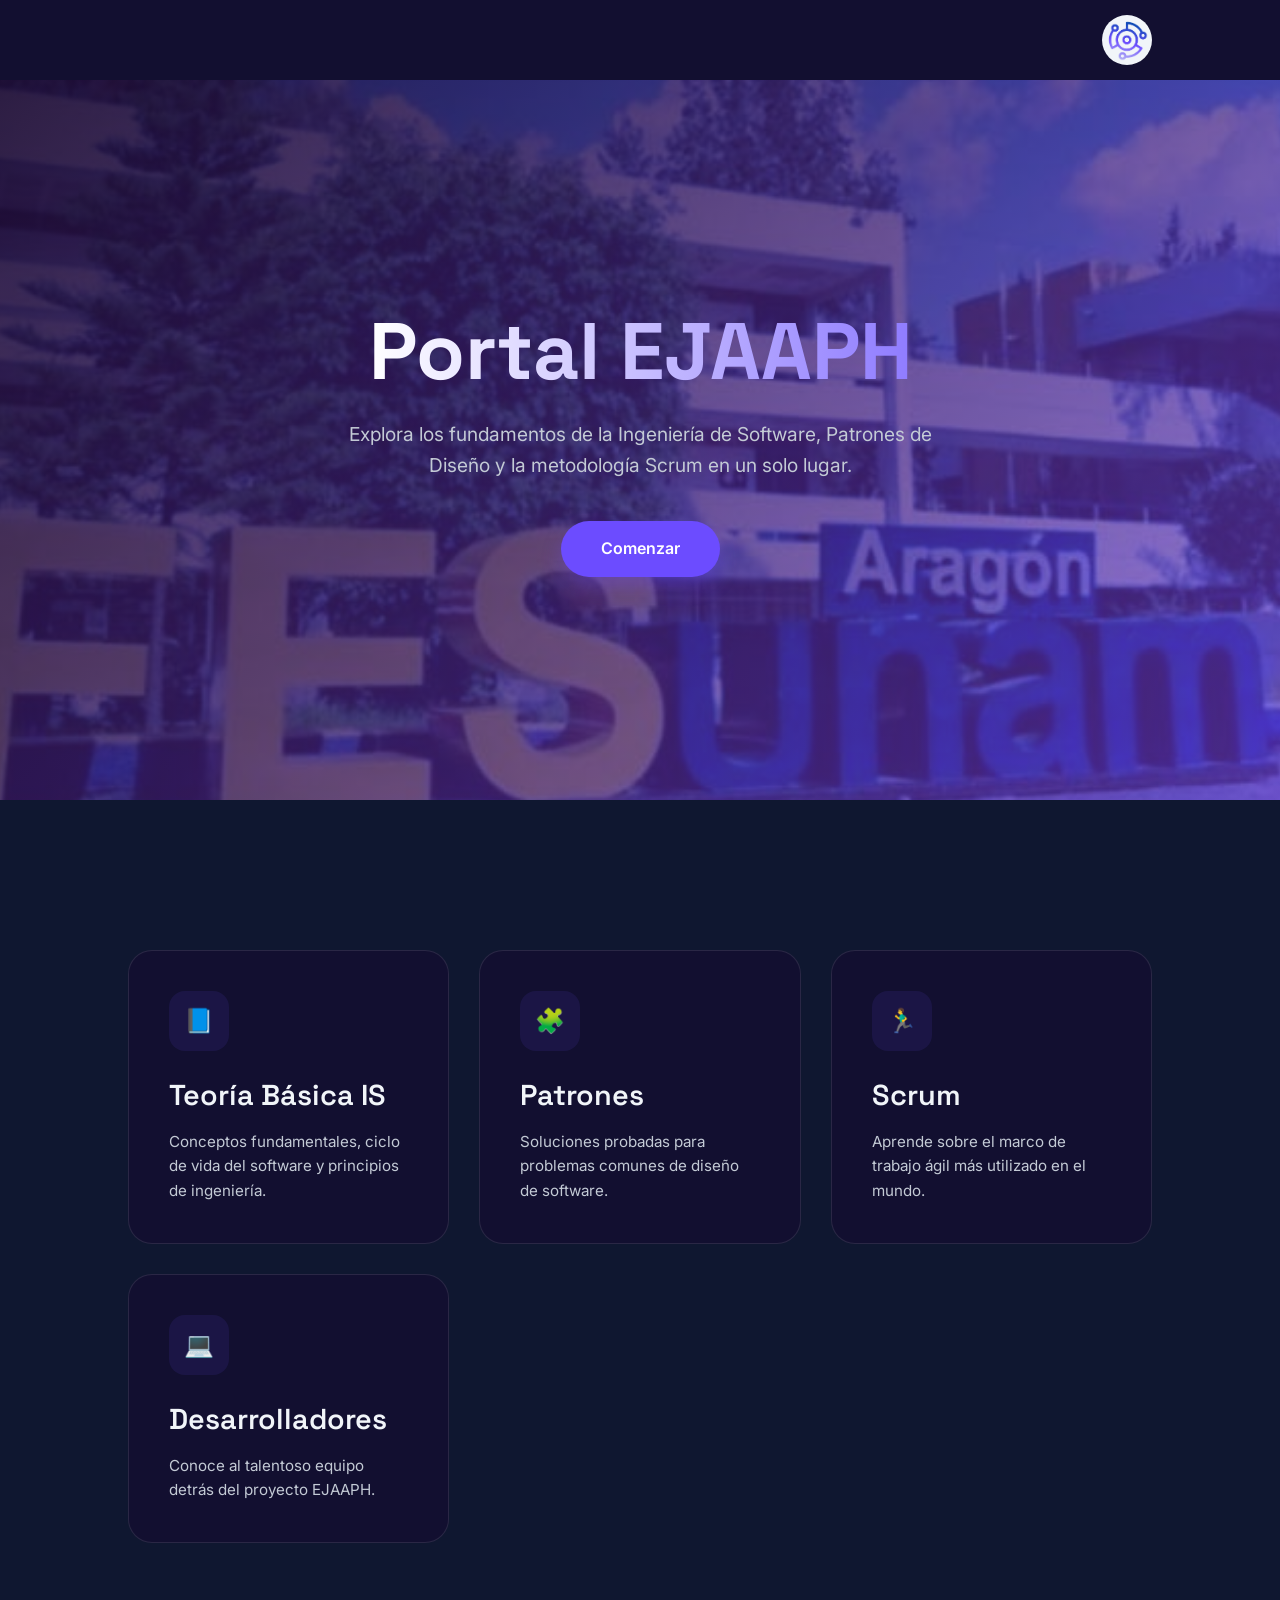
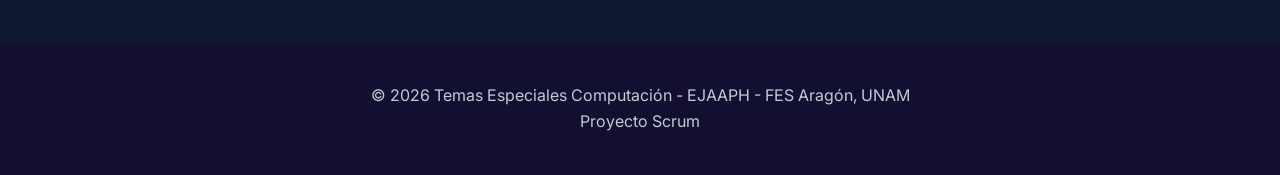
<file: index.html>
<!DOCTYPE html>
<html lang="es">

<head>
    <meta charset="UTF-8">
    <meta name="viewport" content="width=device-width, initial-scale=1.0">
    <meta name="description" content="Portal EJAAPH - Ingeniería de Software y Metodologías Ágiles">
    <title>Portal EJAAPH | Inicio</title>
    <!-- Google Fonts -->
    <link rel="preconnect" href="https://fonts.googleapis.com">
    <link rel="preconnect" href="https://fonts.gstatic.com" crossorigin>
    <link
        href="https://fonts.googleapis.com/css2?family=Inter:wght@400;500;600&family=Space+Grotesk:wght@500;700&display=swap"
        rel="stylesheet">
    <link rel="stylesheet" href="src/css/style.css">
</head>

<body>
    <!-- Encabezado -->
    <header class="header">
        <div class="menu">
            <button id="menu-btn" class="menu-btn">
                <span></span>
                <span></span>
                <span></span>
            </button>

            <nav id="menu-panel" class="menu-panel">
                <ul>
                    <li><a href="index.html">Inicio</a></li>
                    <li><a href="apartado1.html">Teoría Básica IS</a></li>
                    <li><a href="apartado2.html">Patrones</a></li>
                    <li><a href="apartado3.html">Scrum</a></li>
                    <li><a href="apartado4.html">Desarrolladores</a></li>
                </ul>
            </nav>
        </div>

        <div class="header-right">
            <img src="src/image/logo.png" class="logo" alt="EJAAPH Logo">
        </div>
    </header>

    <!-- Hero Section -->
    <section class="hero">
        <h1>Portal EJAAPH</h1>
        <p>Explora los fundamentos de la Ingeniería de Software, Patrones de Diseño y la metodología Scrum en un solo
            lugar.</p>
        <a href="#explorar" class="hero-btn">Comenzar</a>
    </section>

    <!-- Secciones del Portal -->
    <section id="explorar" class="secciones-grid">
        <div class="grid-container">
            <!-- Apartado 1 -->
            <a href="apartado1.html" class="seccion-card">
                <div class="icon">📘</div>
                <h3>Teoría Básica IS</h3>
                <p>Conceptos fundamentales, ciclo de vida del software y principios de ingeniería.</p>
            </a>

            <!-- Apartado 2 -->
            <a href="apartado2.html" class="seccion-card">
                <div class="icon">🧩</div>
                <h3>Patrones</h3>
                <p>Soluciones probadas para problemas comunes de diseño de software.</p>
            </a>

            <!-- Apartado 3 -->
            <a href="apartado3.html" class="seccion-card">
                <div class="icon">🏃‍♂️</div>
                <h3>Scrum</h3>
                <p>Aprende sobre el marco de trabajo ágil más utilizado en el mundo.</p>
            </a>

            <!-- Apartado 4 -->
            <a href="apartado4.html" class="seccion-card">
                <div class="icon">💻</div>
                <h3>Desarrolladores</h3>
                <p>Conoce al talentoso equipo detrás del proyecto EJAAPH.</p>
            </a>
        </div>
    </section>

    <footer>
        <p>&copy; 2026 Temas Especiales Computación - EJAAPH - FES Aragón, UNAM</p>
        <p>Proyecto Scrum</p>
    </footer>

    <!-- Script para el menú -->
    <script src="src/js/menu.js"></script>
</body>

</html>
</file>
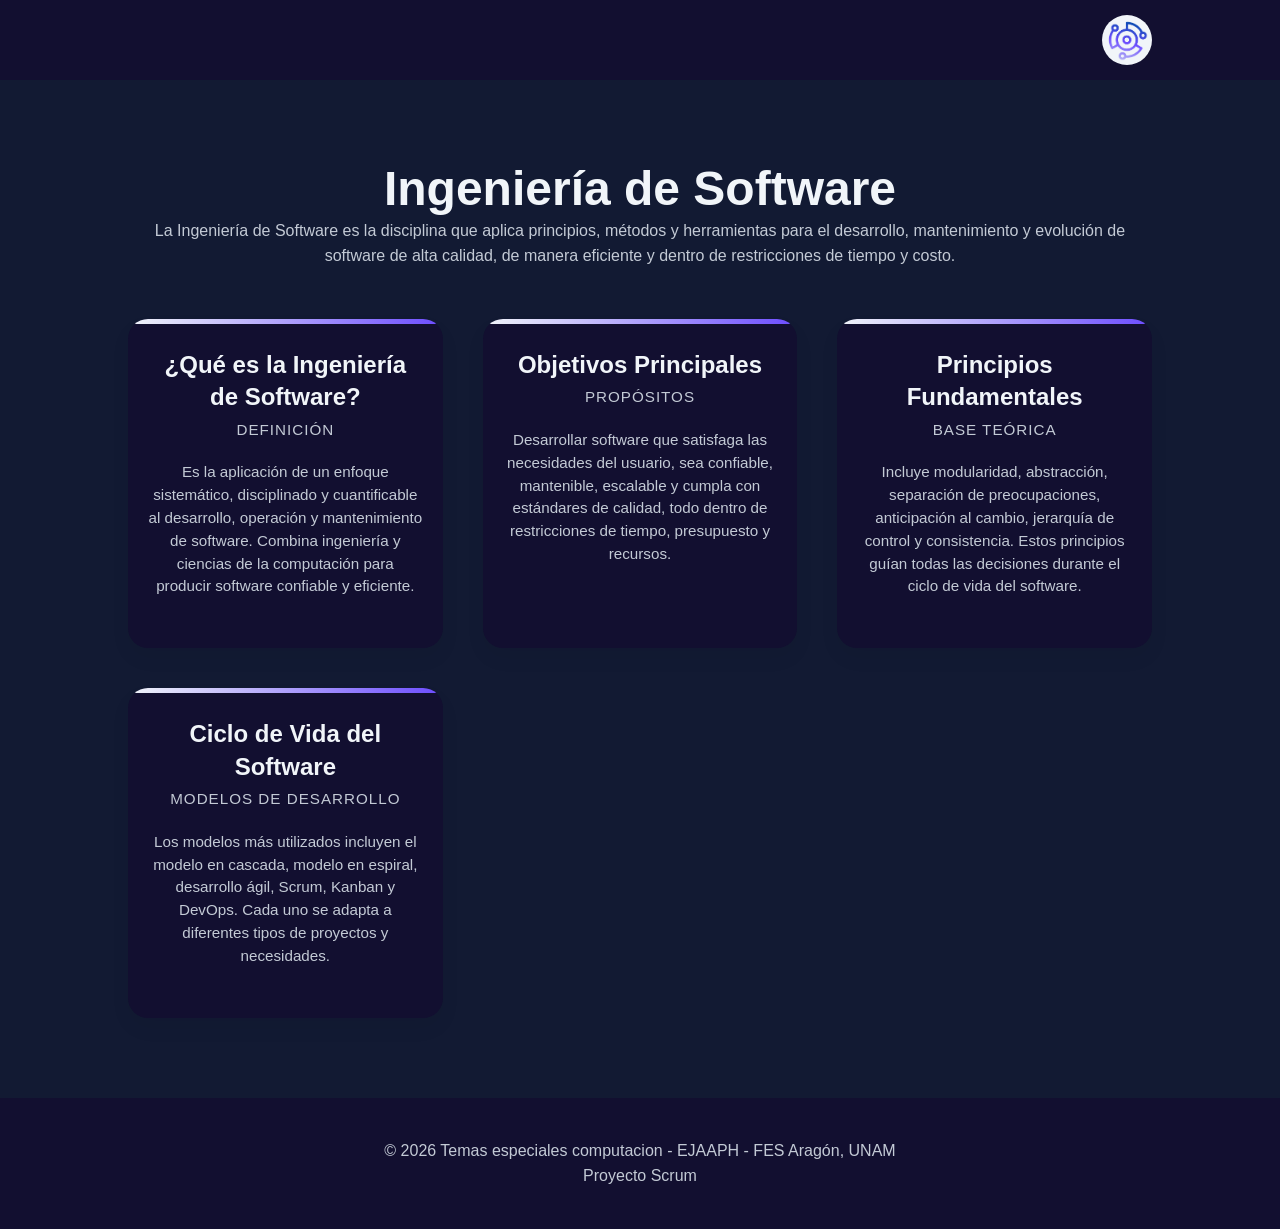
<file: apartado1.html>
<!DOCTYPE html>
<html lang="es">

<head>
    <meta charset="UTF-8">
    <meta name="viewport" content="width=device-width, initial-scale=1.0">
    <title>I.S</title>
    <link rel="icon" href="favicon.ico" type="image/x-icon" />
    <link rel="stylesheet" href="src/css/style.css">
</head>

<body>

    <!-- HEADER CONSISTENTE -->
    <header class="header">
        <div class="menu">
            <button id="menu-btn" class="menu-btn">
                <span></span>
                <span></span>
                <span></span>
            </button>

            <nav id="menu-panel" class="menu-panel">
                <ul>
                    <li><a href="index.html">Inicio</a></li>
                    <li><a href="apartado1.html">Teoría Básica IS</a></li>
                    <li><a href="apartado2.html">Patrones</a></li>
                    <li><a href="apartado3.html">Scrum</a></li>
                    <li><a href="apartado4.html">Desarrolladores</a></li>
                </ul>
            </nav>
        </div>

        <div class="header-right">
            <img src="src/image/logo.png" class="logo" alt="EJAAPH Logo">
        </div>
    </header>

    <!-- CONTENIDO PRINCIPAL -->
    <section class="desarrolladores">
        <h1>Ingeniería de Software</h1>

        <p>La Ingeniería de Software es la disciplina que aplica principios, métodos y herramientas para el desarrollo,
            mantenimiento y evolución de software de alta calidad, de manera eficiente y dentro de restricciones de
            tiempo y costo.</p>

        <div class="grid-equipo">

            <!-- Tarjeta 1 -->
            <div class="desarrollador">
                <div class="team-info">
                    <h3>¿Qué es la Ingeniería de Software?</h3>
                    <p class="team-role">Definición</p>
                    <p>Es la aplicación de un enfoque sistemático, disciplinado y cuantificable al desarrollo, operación
                        y mantenimiento de software. Combina ingeniería y ciencias de la computación para producir
                        software confiable y eficiente.</p>
                </div>
            </div>

            <!-- Tarjeta 2 -->
            <div class="desarrollador">
                <div class="team-info">
                    <h3>Objetivos Principales</h3>
                    <p class="team-role">Propósitos</p>
                    <p>Desarrollar software que satisfaga las necesidades del usuario, sea confiable, mantenible,
                        escalable y cumpla con estándares de calidad, todo dentro de restricciones de tiempo,
                        presupuesto y recursos.</p>
                </div>
            </div>

            <!-- Tarjeta 3 -->
            <div class="desarrollador">
                <div class="team-info">
                    <h3>Principios Fundamentales</h3>
                    <p class="team-role">Base teórica</p>
                    <p>Incluye modularidad, abstracción, separación de preocupaciones, anticipación al cambio, jerarquía
                        de control y consistencia. Estos principios guían todas las decisiones durante el ciclo de vida
                        del software.</p>
                </div>
            </div>

            <!-- Tarjeta 4 -->
            <div class="desarrollador">
                <div class="team-info">
                    <h3>Ciclo de Vida del Software</h3>
                    <p class="team-role">Modelos de desarrollo</p>
                    <p>Los modelos más utilizados incluyen el modelo en cascada, modelo en espiral, desarrollo ágil,
                        Scrum, Kanban y DevOps. Cada uno se adapta a diferentes tipos de proyectos y necesidades.</p>
                </div>
            </div>

        </div>
    </section>

    <!-- Footer -->
    <footer>
        <p>&copy; 2026 Temas especiales computacion - EJAAPH - FES Aragón, UNAM</p>
        <p>Proyecto Scrum</p>
    </footer>

    <!-- Script del menú hamburguesa -->
    <script src="src/js/menu.js"></script>

</body>

</html>
</file>
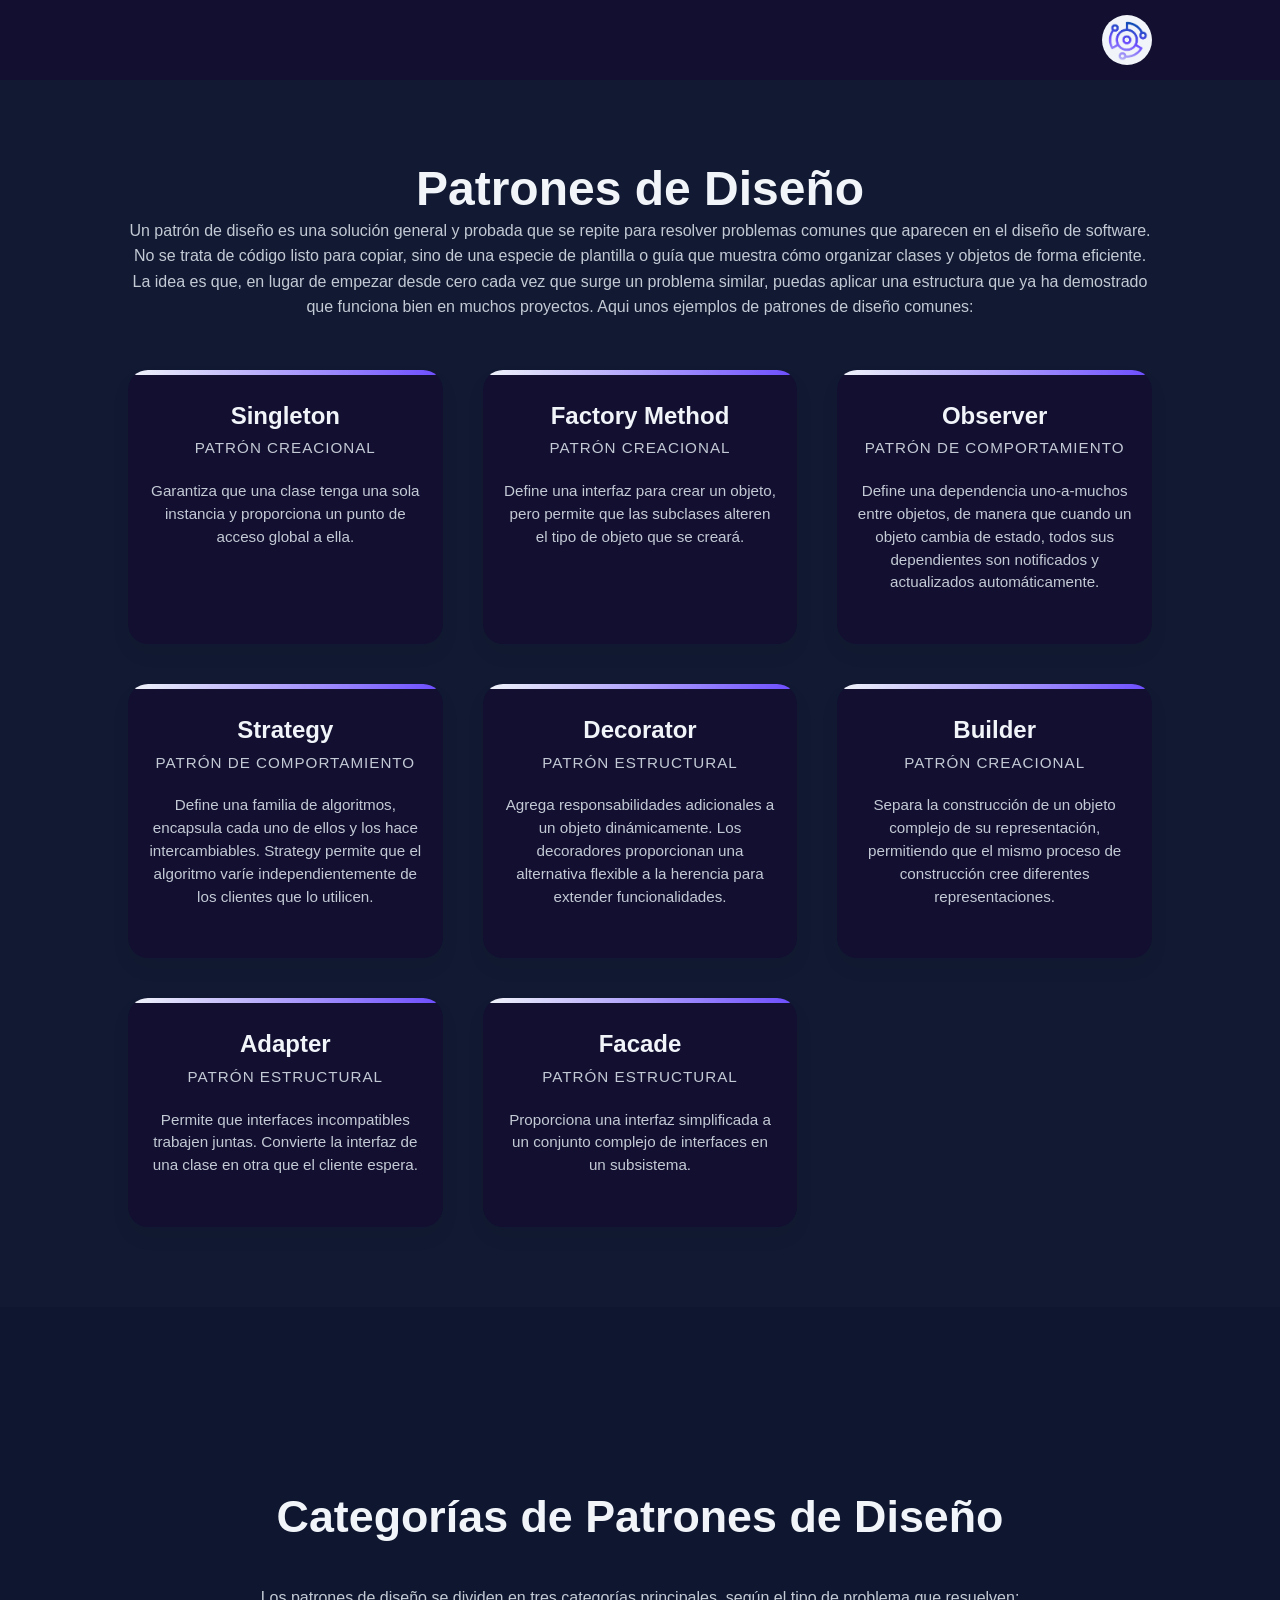
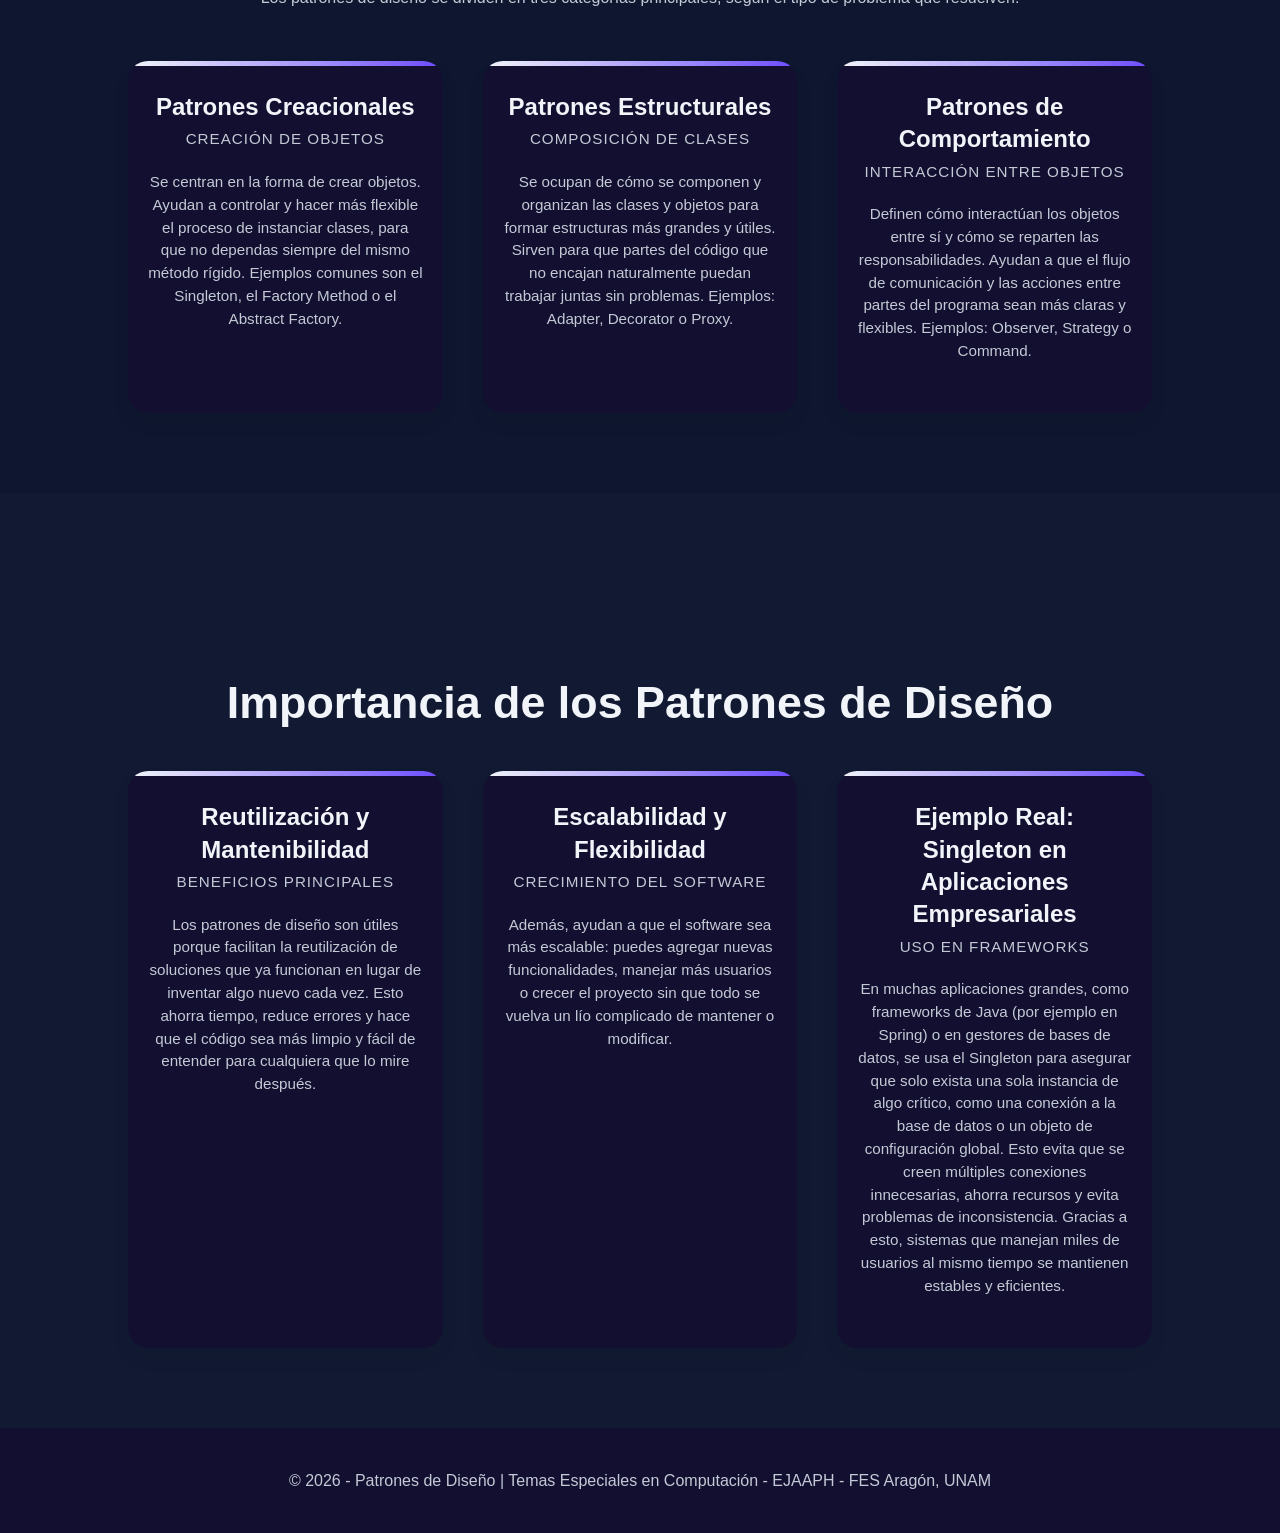
<file: apartado2.html>
<!DOCTYPE html>
<html lang="es">

<head>
    <meta charset="UTF-8">
    <meta name="viewport" content="width=device-width, initial-scale=1.0">
    <title>Patrones de Diseño</title>
    <link rel="icon" href="favicon.ico" type="image/x-icon" />
    <link rel="stylesheet" href="src/css/style.css">
</head>

<body>

    <!-- HEADER UNIFICADO CON NAVEGACIÓN -->
    <header class="header">
        <div class="menu">
            <button id="menu-btn" class="menu-btn">
                <span></span>
                <span></span>
                <span></span>
            </button>

            <nav id="menu-panel" class="menu-panel">
                <ul>
                    <li><a href="index.html">Inicio</a></li>
                    <li><a href="apartado1.html">Teoría Básica IS</a></li>
                    <li><a href="apartado2.html">Patrones</a></li>
                    <li><a href="apartado3.html">Scrum</a></li>
                    <li><a href="apartado4.html">Desarrolladores</a></li>
                </ul>
            </nav>
        </div>

        <div class="header-right">
            <img src="src/image/logo.png" class="logo" alt="EJAAPH Logo">
        </div>
    </header>

    <!-- ====================== SECCIÓN 1: PATRONES ====================== -->
    <section id="patrones" class="desarrolladores">
        <h1>Patrones de Diseño</h1>

        <p>Un patrón de diseño es una solución general y probada que se repite para resolver problemas comunes que
            aparecen en el diseño de software. No se trata de código listo para copiar, sino de una especie de
            plantilla o guía que muestra cómo organizar clases y objetos de forma eficiente. La idea es que,
            en lugar de empezar desde cero cada vez que surge un problema similar, puedas aplicar una estructura
            que ya ha demostrado que funciona bien en muchos proyectos. Aqui unos ejemplos de patrones de diseño
            comunes:</p>

        <div class="grid-equipo">
            <div class="desarrollador">
                <div class="team-info">
                    <h3>Singleton</h3>
                    <p class="team-role">Patrón Creacional</p>
                    <p>Garantiza que una clase tenga una sola instancia y proporciona un punto de acceso global a ella.
                    </p>
                </div>
            </div>
            <div class="desarrollador">
                <div class="team-info">
                    <h3>Factory Method</h3>
                    <p class="team-role">Patrón Creacional</p>
                    <p>Define una interfaz para crear un objeto, pero permite que las subclases alteren el tipo de
                        objeto que se creará.</p>
                </div>
            </div>
            <div class="desarrollador">
                <div class="team-info">
                    <h3>Observer</h3>
                    <p class="team-role">Patrón de Comportamiento</p>
                    <p>Define una dependencia uno-a-muchos entre objetos, de manera que cuando un objeto cambia de
                        estado, todos sus dependientes son notificados y actualizados automáticamente.</p>
                </div>
            </div>
            <div class="desarrollador">
                <div class="team-info">
                    <h3>Strategy</h3>
                    <p class="team-role">Patrón de Comportamiento</p>
                    <p>Define una familia de algoritmos, encapsula cada uno de ellos y los hace intercambiables.
                        Strategy permite que el algoritmo varíe independientemente de los clientes que lo utilicen.</p>
                </div>
            </div>
            <div class="desarrollador">
                <div class="team-info">
                    <h3>Decorator</h3>
                    <p class="team-role">Patrón Estructural</p>
                    <p>Agrega responsabilidades adicionales a un objeto dinámicamente. Los decoradores proporcionan una
                        alternativa flexible a la herencia para extender funcionalidades.</p>
                </div>
            </div>
            <div class="desarrollador">
                <div class="team-info">
                    <h3>Builder</h3>
                    <p class="team-role">Patrón Creacional</p>
                    <p>Separa la construcción de un objeto complejo de su representación, permitiendo que el mismo
                        proceso de construcción cree diferentes representaciones.</p>
                </div>
            </div>
            <div class="desarrollador">
                <div class="team-info">
                    <h3>Adapter</h3>
                    <p class="team-role">Patrón Estructural</p>
                    <p>Permite que interfaces incompatibles trabajen juntas. Convierte la interfaz de una clase en otra
                        que el cliente espera.</p>
                </div>
            </div>
            <div class="desarrollador">
                <div class="team-info">
                    <h3>Facade</h3>
                    <p class="team-role">Patrón Estructural</p>
                    <p>Proporciona una interfaz simplificada a un conjunto complejo de interfaces en un subsistema.</p>
                </div>
            </div>
        </div>
    </section>

    <!-- ====================== SECCIÓN 2: CATEGORÍAS ====================== -->
    <section id="categorias" class="desarrolladores" style="background-color: var(--fondo-seccion-alt);">
        <div class="seccion-titulo">
            <h2>Categorías de Patrones de Diseño</h2>
        </div>

        <p>Los patrones de diseño se dividen en tres categorías principales, según el tipo de problema que resuelven:
        </p>

        <div class="grid-equipo">
            <div class="desarrollador">
                <div class="team-info">
                    <h3>Patrones Creacionales</h3>
                    <p class="team-role">Creación de Objetos</p>
                    <p>Se centran en la forma de crear objetos. Ayudan a controlar y hacer más flexible el proceso de
                        instanciar clases, para que no dependas siempre del mismo método rígido. Ejemplos comunes son el
                        Singleton, el Factory Method o el Abstract Factory.</p>
                </div>
            </div>

            <div class="desarrollador">
                <div class="team-info">
                    <h3>Patrones Estructurales</h3>
                    <p class="team-role">Composición de Clases</p>
                    <p>Se ocupan de cómo se componen y organizan las clases y objetos para formar estructuras más
                        grandes y útiles. Sirven para que partes del código que no encajan naturalmente puedan trabajar
                        juntas sin problemas. Ejemplos: Adapter, Decorator o Proxy.</p>
                </div>
            </div>

            <div class="desarrollador">
                <div class="team-info">
                    <h3>Patrones de Comportamiento</h3>
                    <p class="team-role">Interacción entre Objetos</p>
                    <p>Definen cómo interactúan los objetos entre sí y cómo se reparten las responsabilidades. Ayudan a
                        que el flujo de comunicación y las acciones entre partes del programa sean más claras y
                        flexibles. Ejemplos: Observer, Strategy o Command.</p>
                </div>
            </div>
        </div>
    </section>

    <!-- ====================== SECCIÓN 3: IMPORTANCIA ====================== -->
    <section id="importancia" class="desarrolladores">
        <div class="seccion-titulo">
            <h2>Importancia de los Patrones de Diseño</h2>
        </div>

        <div class="grid-equipo">
            <div class="desarrollador">
                <div class="team-info">
                    <h3>Reutilización y Mantenibilidad</h3>
                    <p class="team-role">Beneficios Principales</p>
                    <p>Los patrones de diseño son útiles porque facilitan la reutilización de soluciones que ya
                        funcionan en lugar de inventar algo nuevo cada vez. Esto ahorra tiempo, reduce errores y hace
                        que el código sea más limpio y fácil de entender para cualquiera que lo mire después.</p>
                </div>
            </div>

            <div class="desarrollador">
                <div class="team-info">
                    <h3>Escalabilidad y Flexibilidad</h3>
                    <p class="team-role">Crecimiento del Software</p>
                    <p>Además, ayudan a que el software sea más escalable: puedes agregar nuevas funcionalidades,
                        manejar más usuarios o crecer el proyecto sin que todo se vuelva un lío complicado de mantener o
                        modificar.</p>
                </div>
            </div>

            <div class="desarrollador">
                <div class="team-info">
                    <h3>Ejemplo Real: Singleton en Aplicaciones Empresariales</h3>
                    <p class="team-role">Uso en Frameworks</p>
                    <p>En muchas aplicaciones grandes, como frameworks de Java (por ejemplo en Spring) o en gestores de
                        bases de datos, se usa el Singleton para asegurar que solo exista una sola instancia de algo
                        crítico, como una conexión a la base de datos o un objeto de configuración global. Esto evita
                        que se creen múltiples conexiones innecesarias, ahorra recursos y evita problemas de
                        inconsistencia. Gracias a esto, sistemas que manejan miles de usuarios al mismo tiempo se
                        mantienen estables y eficientes.</p>
                </div>
            </div>
        </div>
    </section>

    <!-- Footer -->
    <footer>
        <p>&copy; 2026 - Patrones de Diseño | Temas Especiales en Computación - EJAAPH - FES Aragón, UNAM</p>
    </footer>

    <!-- Script del menú hamburguesa -->
    <script src="src/js/menu.js"></script>

</body>

</html>
</file>
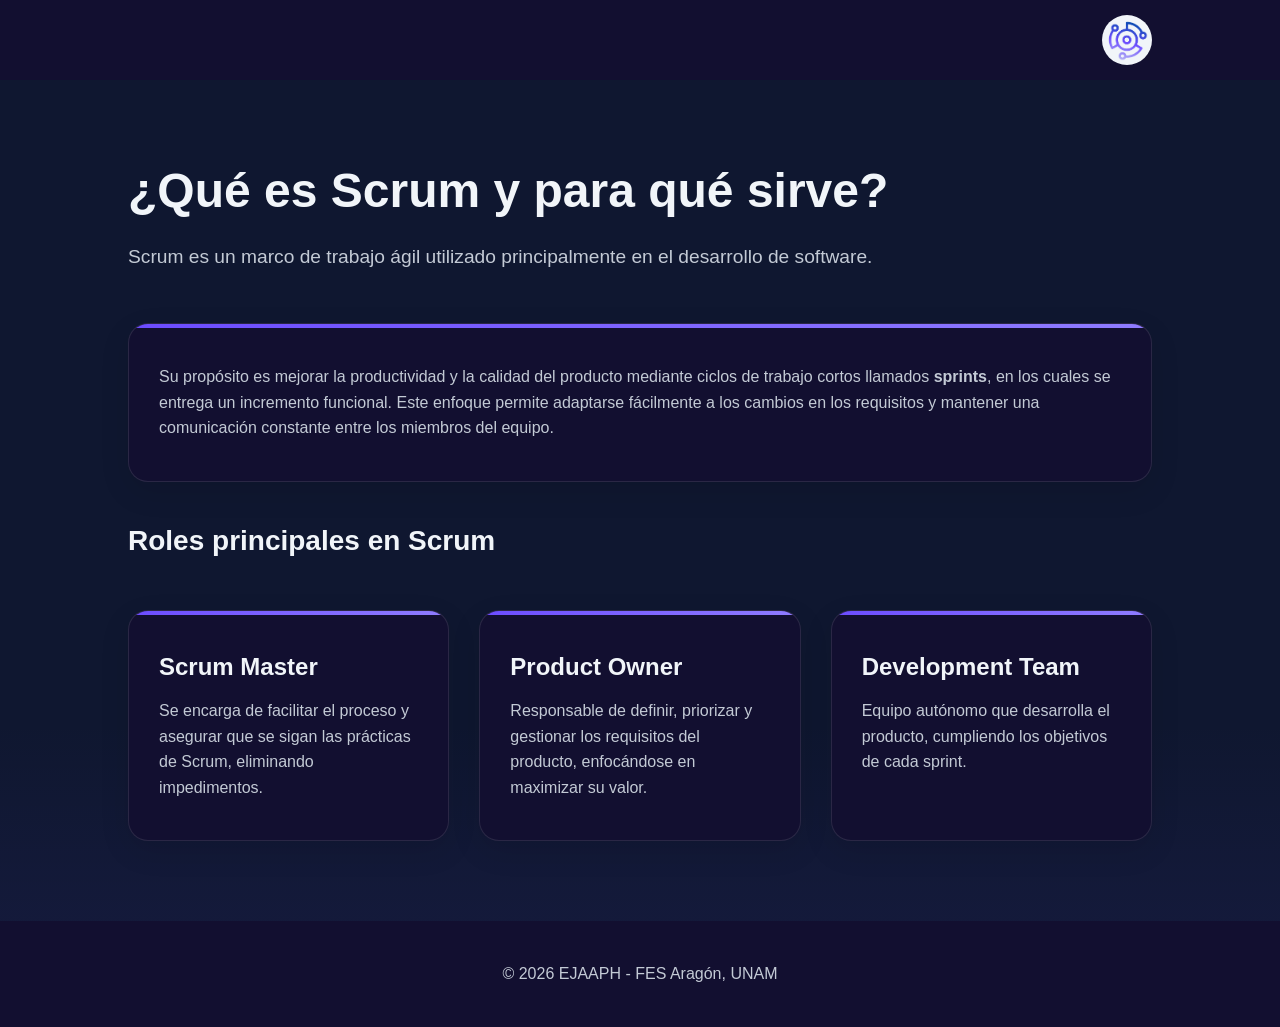
<file: apartado3.html>
<!DOCTYPE html>
<html lang="es">

<head>
    <meta charset="UTF-8">
    <meta name="viewport" content="width=device-width, initial-scale=1.0">
    <title>Scrum | EJAAPH</title>
    <link rel="stylesheet" href="src/css/style.css">
</head>

<body>
    <header class="header">
        <div class="menu">
            <button id="menu-btn" class="menu-btn">
                <span></span>
                <span></span>
                <span></span>
            </button>
            <nav id="menu-panel" class="menu-panel">
                <ul>
                    <li><a href="index.html">Inicio</a></li>
                    <li><a href="apartado1.html">Teoría Básica IS</a></li>
                    <li><a href="apartado2.html">Patrones</a></li>
                    <li><a href="apartado3.html">Scrum</a></li>
                    <li><a href="apartado4.html">Desarrolladores</a></li>
                </ul>
            </nav>
        </div>
        <div class="header-right">
            <img src="src/image/logo.png" class="logo" alt="EJAAPH Logo">
        </div>
    </header>

    <section class="perfil-completo" style="text-align: left;">
        <h2>¿Qué es Scrum y para qué sirve?</h2>
        <p>Scrum es un marco de trabajo ágil utilizado principalmente en el desarrollo de software.</p>

        <div class="card" style="margin-bottom: 40px;">
            <p>Su propósito es mejorar la productividad y la calidad del producto mediante ciclos de trabajo cortos
                llamados <strong>sprints</strong>, en los cuales se entrega un incremento funcional. Este enfoque
                permite adaptarse fácilmente a los cambios en los requisitos y mantener una comunicación constante entre
                los miembros del equipo.</p>
        </div>

        <h3>Roles principales en Scrum</h3>
        <div class="grid-datos">
            <div class="card">
                <h3>Scrum Master</h3>
                <p>Se encarga de facilitar el proceso y asegurar que se sigan las prácticas de Scrum, eliminando
                    impedimentos.</p>
            </div>
            <div class="card">
                <h3>Product Owner</h3>
                <p>Responsable de definir, priorizar y gestionar los requisitos del producto, enfocándose en maximizar
                    su valor.</p>
            </div>
            <div class="card">
                <h3>Development Team</h3>
                <p>Equipo autónomo que desarrolla el producto, cumpliendo los objetivos de cada sprint.</p>
            </div>
        </div>
    </section>

    <footer>
        <p>&copy; 2026 EJAAPH - FES Aragón, UNAM</p>
    </footer>

    <script src="src/js/menu.js"></script>
</body>

</html>
</file>
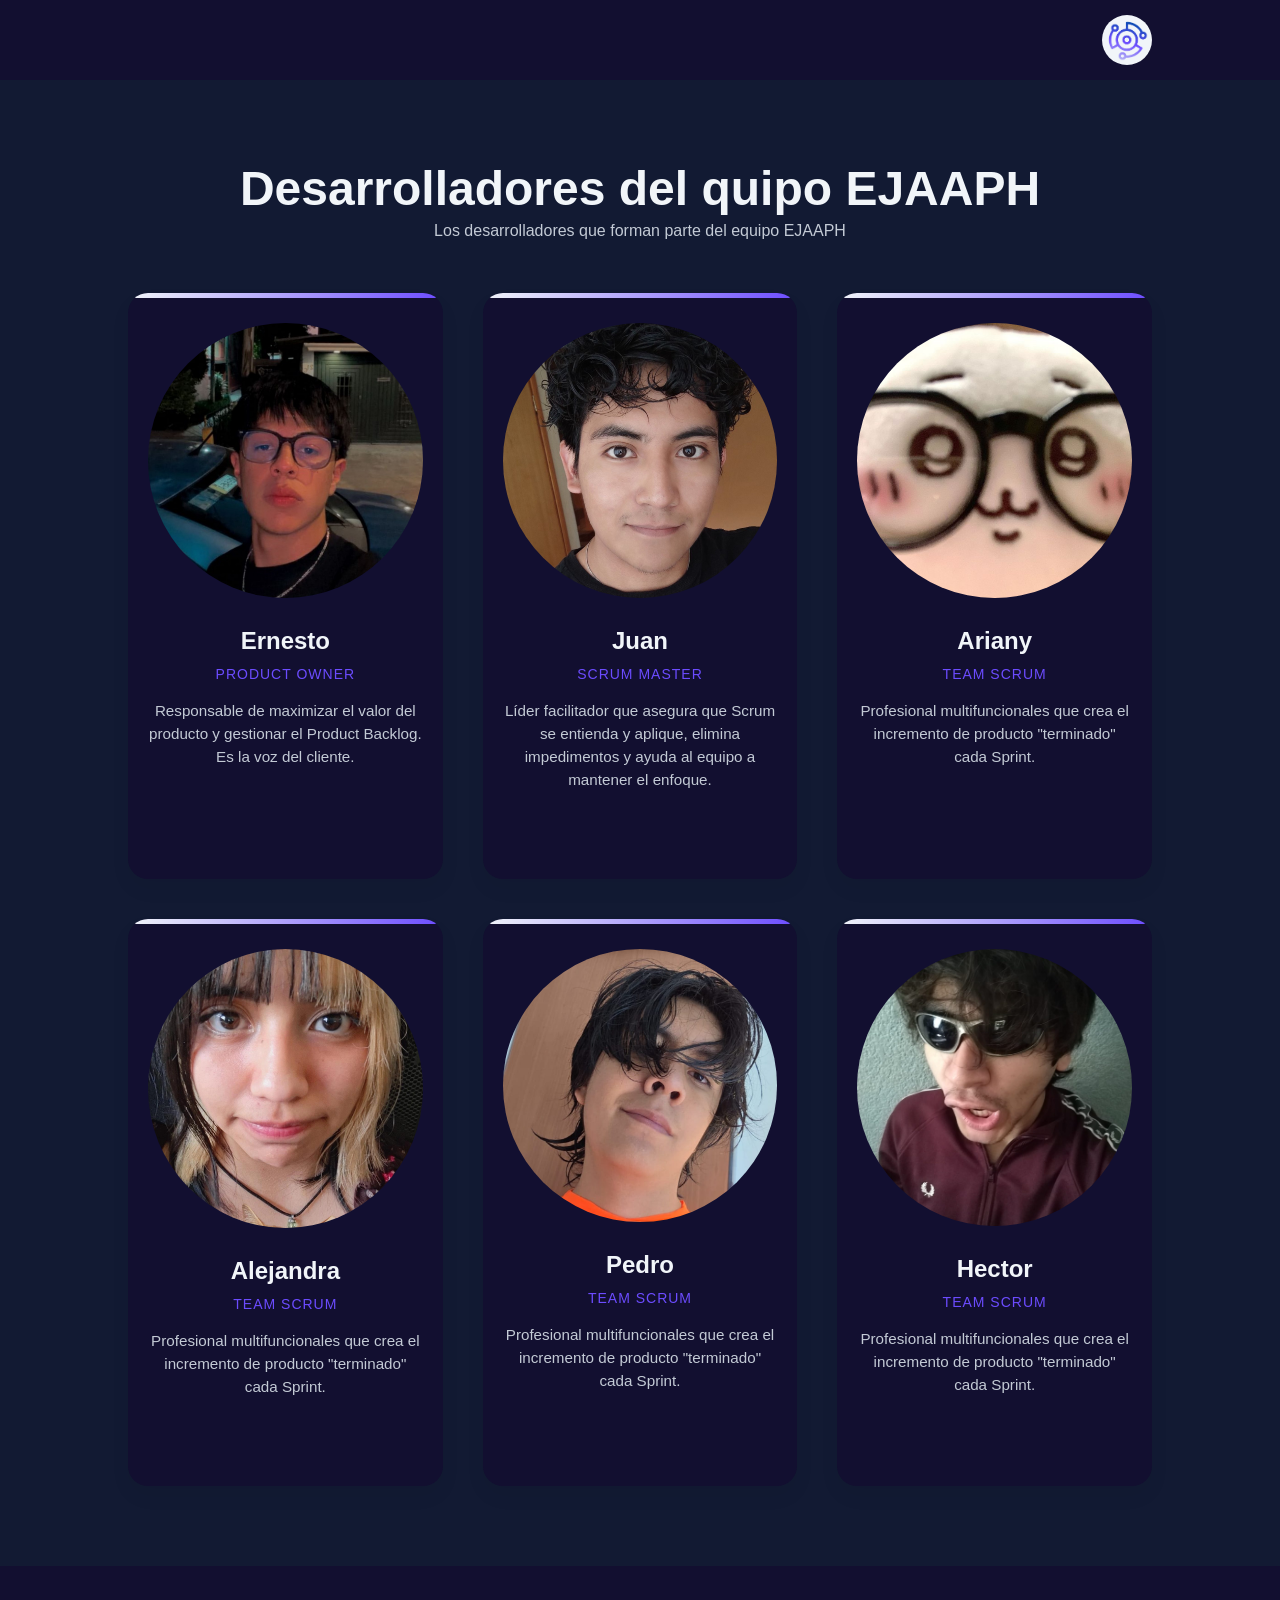
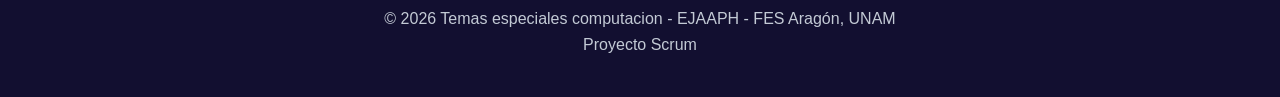
<file: apartado4.html>
<!DOCTYPE html>
<html lang="es">

<head>
    <meta charset="UTF-8">
    <meta name="viewport" content="width=device-width, initial-scale=1.0">
    <meta name="description" content="Pagina - Perfiles de desarrolladores">
    <title>Desarrolladores</title>
    <link rel="stylesheet" href="src/css/style.css">
</head>

<body>
    <!-- Encabezado-->
    <header class="header">

        <!-- BOTÓN HAMBURGUESA -->
        <div class="menu">
            <button id="menu-btn" class="menu-btn">
                <span></span>
                <span></span>
                <span></span>
            </button>

            <nav id="menu-panel" class="menu-panel">
                <ul>
                    <li><a href="index.html">Inicio</a></li>
                    <li><a href="apartado1.html">Teoría Básica IS</a></li>
                    <li><a href="apartado2.html">Patrones</a></li>
                    <li><a href="apartado3.html">Scrum</a></li>
                    <li><a href="apartado4.html">Desarrolladores</a></li>
                </ul>
            </nav>
        </div>

        <div class="header-right">
            <img src="src/image/logo.png" class="logo" alt="EJAAPH Logo">
        </div>
    </header>

    <!-- Diseño establecio, si le quieren cambiar algo me avisan plis -->
    <section class="desarrolladores">
        <h1>Desarrolladores del quipo EJAAPH</h1>
        <p>Los desarrolladores que forman parte del equipo EJAAPH</p>

        <div class="grid-equipo">

            <div class="desarrollador">
                <div class="team-img-wrapper">
                    <div class="team-img-wrapper">
                        <div class="team-avatar">
                            <img src="src/image/ernesto.jpeg" alt="Ernesto">
                        </div>
                    </div>
                </div>
                <div class="team-info">
                    <h3>Ernesto</h3>
                    <h4 class="team-role">Product Owner</h4>
                    <p>Responsable de maximizar el valor del producto y gestionar el Product Backlog. Es la voz del
                        cliente.</p>
                    <div class="perfil-link">
                        <a href="apartado4/ernesto.html" class="perfil-btn">Perfil</a>
                    </div>
                </div>
            </div>

            <div class="desarrollador">
                <div class="team-img-wrapper">
                    <div class="team-avatar">
                        <img src="src/image/juan.jpeg" alt="Juan">
                    </div>
                </div>
                <div class="team-info">
                    <h3>Juan</h3>
                    <h4 class="team-role">Scrum Master</h4>
                    <p>Líder facilitador que asegura que Scrum se entienda y aplique, elimina impedimentos y ayuda al
                        equipo a mantener el enfoque.</p>
                    <div class="perfil-link">
                        <a href="apartado4/juan.html" class="perfil-btn">Perfil</a>
                    </div>
                </div>
            </div>

            <div class="desarrollador">
                <div class="team-img-wrapper">
                    <div class="team-avatar">
                        <img src="src/image/ariany.jpeg" alt="Ariany">
                    </div>
                </div>
                <div class="team-info">
                    <h3>Ariany</h3>
                    <h4 class="team-role">Team Scrum</h4>
                    <p> Profesional multifuncionales que crea el incremento de producto "terminado" cada Sprint.</p>
                    <div class="perfil-link">
                        <a href="apartado4/ariany.html" class="perfil-btn">Perfil</a>
                    </div>
                </div>
            </div>

            <div class="desarrollador">
                <div class="team-img-wrapper">
                    <div class="team-avatar">
                        <img src="src/image/alejandra.jpeg" alt="Alejandra">
                    </div>
                </div>
                <div class="team-info">
                    <h3>Alejandra</h3>
                    <h4 class="team-role">Team Scrum</h4>
                    <p> Profesional multifuncionales que crea el incremento de producto "terminado" cada Sprint.</p>
                    <div class="perfil-link">
                        <a href="apartado4/alejandra.html" class="perfil-btn">Perfil</a>
                    </div>
                </div>
            </div>

            <div class="desarrollador">
                <div class="team-img-wrapper">
                    <div class="team-avatar">
                        <img src="src/image/pedro.jpeg" alt="Pedro">
                    </div>
                </div>
                <div class="team-info">
                    <h3>Pedro</h3>
                    <h4 class="team-role">Team Scrum</h4>
                    <p> Profesional multifuncionales que crea el incremento de producto "terminado" cada Sprint.</p>
                    <div class="perfil-link">
                        <a href="apartado4/pedro.html" class="perfil-btn">Perfil</a>
                    </div>
                </div>
            </div>

            <div class="desarrollador">
                <div class="team-img-wrapper">
                    <div class="team-avatar">
                        <img src="src/image/hector.jpeg" alt="Hector">
                    </div>
                </div>
                <div class="team-info">
                    <h3>Hector </h3>
                    <h4 class="team-role">Team Scrum</h4>
                    <p> Profesional multifuncionales que crea el incremento de producto "terminado" cada Sprint.</p>
                    <div class="perfil-link">
                        <a href="apartado4/hector.html" class="perfil-btn">Perfil</a>
                    </div>
                </div>
            </div>
        </div>
    </section>

    <footer>
        <p>&copy; 2026 Temas especiales computacion - EJAAPH - FES Aragón, UNAM</p>
        <p>Proyecto Scrum</p>
    </footer>

    <!-- Parte de script-->
    <script src="src/js/menu.js"></script>

</body>

</html>
</file>
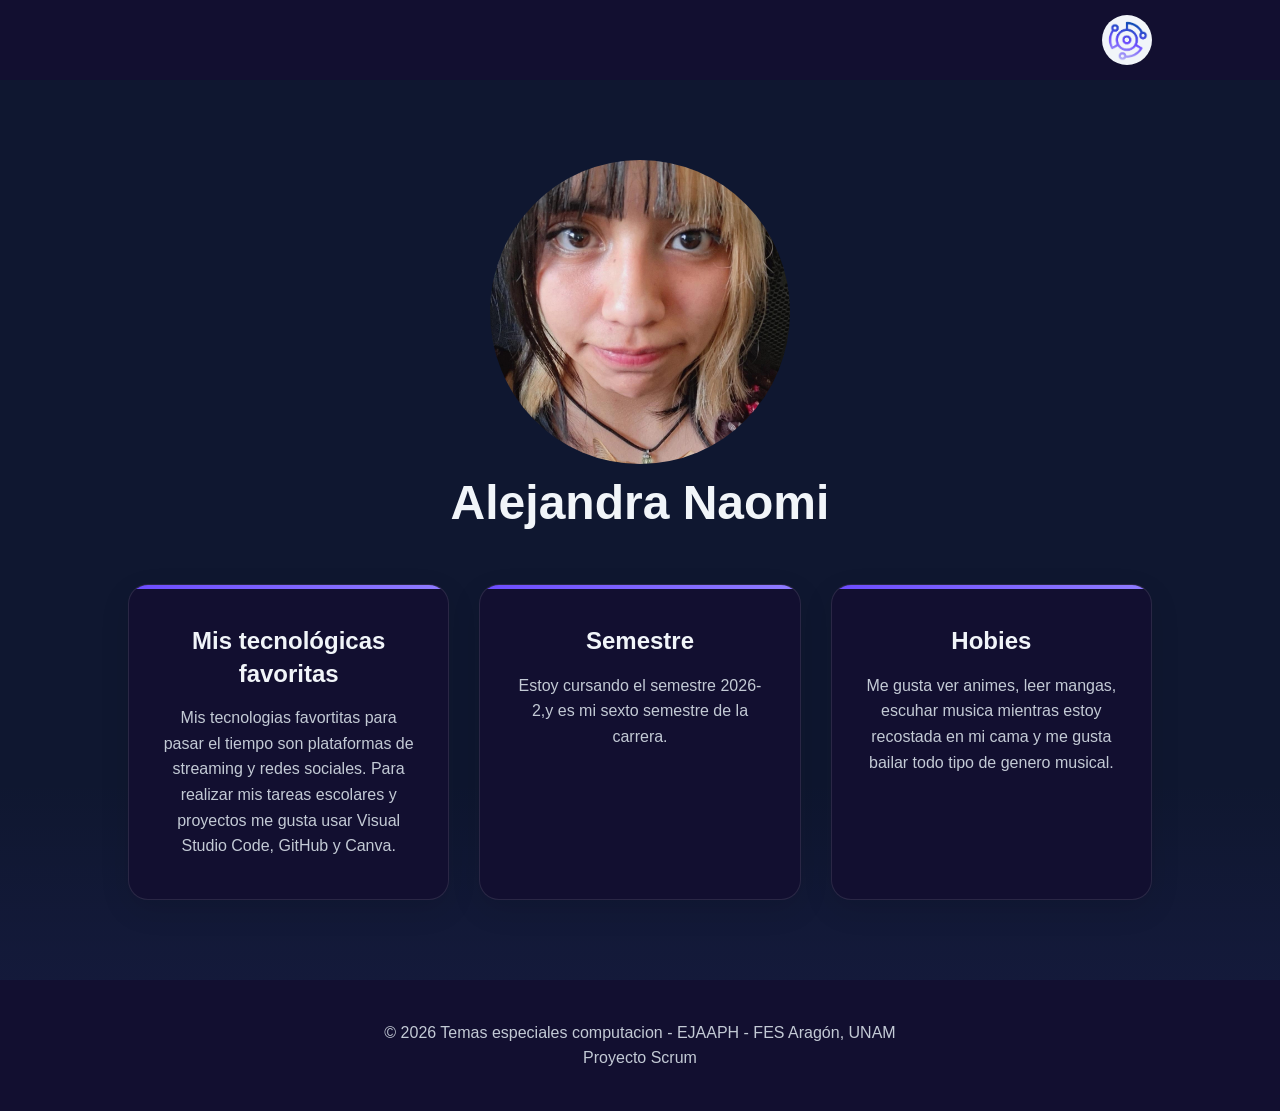
<file: apartado4/alejandra.html>
<!DOCTYPE html>
<html lang="es">

<head>
    <meta charset="UTF-8">
    <meta name="viewport" content="width=device-width, initial-scale=1.0">
    <meta name="description" content="Pagina - Perfiles de desarrolladores">
    <title>Desarrolladores</title>
    <link rel="stylesheet" href="../src/css/style.css">
</head>

<body>
    <!-- Encabezado-->
    <header class="header">

        <!-- BOTÓN HAMBURGUESA -->
        <div class="menu">
            <button id="menu-btn" class="menu-btn">
                <span></span>
                <span></span>
                <span></span>
            </button>

            <nav id="menu-panel" class="menu-panel">
                <ul>
                    <li><a href="../index.html">Inicio</a></li>
                    <li><a href="../apartado1.html">Teoría Básica IS</a></li>
                    <li><a href="../apartado2.html">Patrones</a></li>
                    <li><a href="../apartado3.html">Scrum</a></li>
                    <li><a href="../apartado4.html">Desarrolladores</a></li>
                </ul>
            </nav>
        </div>

        <div class="header-right">
            <img src="../src/image/logo.png" class="logo" alt="EJAAPH Logo">
        </div>
    </header>

    <!-- Diseño final de pagina personal -->
    <section class="perfil-completo">

        <img src="../src/image/alejandra.jpeg" alt="Alejandra" class="foto-perfil">

        <h2>Alejandra Naomi</h2>

        <div class="grid-datos">
            <div class="card">
                <h3>Mis tecnológicas favoritas</h3>
                <p>Mis tecnologias favortitas para pasar el tiempo son plataformas de streaming y redes sociales.
                    Para realizar mis tareas escolares y proyectos me gusta usar Visual Studio Code, GitHub y Canva.
                </p>
            </div>
            <div class="card">
                <h3>Semestre</h3>
                <p>Estoy cursando el semestre 2026-2,y es mi sexto semestre de la carrera.</p>
            </div>
            <div class="card">
                <h3>Hobies</h3>
                <p>Me gusta ver animes, leer mangas, escuhar musica mientras estoy recostada en mi cama y me gusta
                    bailar todo tipo de genero musical.</p>
            </div>
        </div>
    </section>

    <footer>
        <p>&copy; 2026 Temas especiales computacion - EJAAPH - FES Aragón, UNAM</p>
        <p>Proyecto Scrum</p>
    </footer>

    <!-- Parte de script-->
    <script src="../src/js/menu.js"></script>

</body>

</html>
</file>
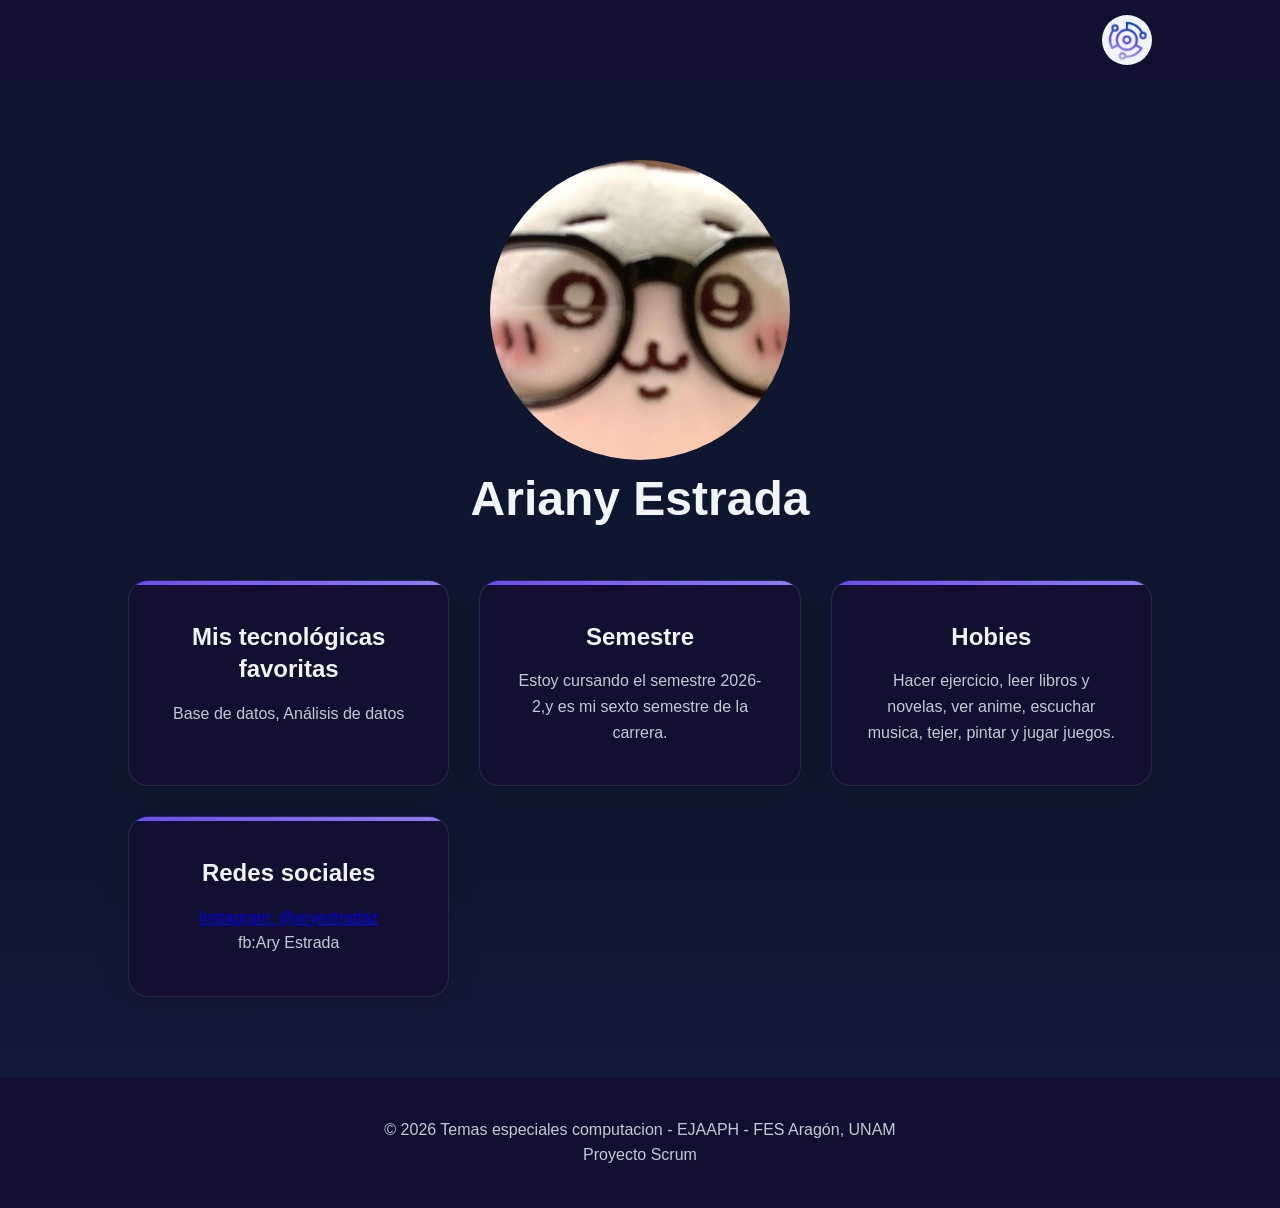
<file: apartado4/ariany.html>
<!DOCTYPE html>
<html lang="es">

<head>
    <meta charset="UTF-8">
    <meta name="viewport" content="width=device-width, initial-scale=1.0">
    <meta name="description" content="Pagina - Perfiles de desarrolladores">
    <title>Desarrolladores</title>
    <link rel="stylesheet" href="../src/css/style.css">
</head>

<body>
    <!-- Encabezado-->
    <header class="header">

        <!-- BOTÓN HAMBURGUESA -->
        <div class="menu">
            <button id="menu-btn" class="menu-btn">
                <span></span>
                <span></span>
                <span></span>
            </button>

            <nav id="menu-panel" class="menu-panel">
                <ul>
                    <li><a href="../index.html">Inicio</a></li>
                    <li><a href="../apartado1.html">Teoría Básica IS</a></li>
                    <li><a href="../apartado2.html">Patrones</a></li>
                    <li><a href="../apartado3.html">Scrum</a></li>
                    <li><a href="../apartado4.html">Desarrolladores</a></li>
                </ul>
            </nav>
        </div>

        <div class="header-right">
            <img src="../src/image/logo.png" class="logo" alt="EJAAPH Logo">
        </div>
    </header>

    <!-- Diseño final de pagina personal -->
    <section class="perfil-completo">

        <img src="../src/image/ariany.jpeg" alt="Ariany" class="foto-perfil">

        <h2>Ariany Estrada</h2>

        <div class="grid-datos">
            <div class="card">
                <h3>Mis tecnológicas favoritas</h3>
                <p>Base de datos, Análisis de datos</p>
            </div>
            <div class="card">
                <h3>Semestre</h3>
                <p>Estoy cursando el semestre 2026-2,y es mi sexto semestre de la carrera.</p>
            </div>
            <div class="card">
                <h3>Hobies</h3>
                <p>Hacer ejercicio, leer libros y novelas, ver anime, escuchar musica, tejer, pintar y jugar juegos.
                </p>
            </div>
            <div class="card">
                <h3>Redes sociales</h3>
                <p><a href="https://www.instagram.com/aryestradaz/" target="_blank">Instagram: @aryestradaz</a></p>
                <p>fb:Ary Estrada</p>
            </div>
        </div>
    </section>

    <footer>
        <p>&copy; 2026 Temas especiales computacion - EJAAPH - FES Aragón, UNAM</p>
        <p>Proyecto Scrum</p>
    </footer>

    <!-- Parte de script-->
    <script src="../src/js/menu.js"></script>

</body>

</html>
</file>
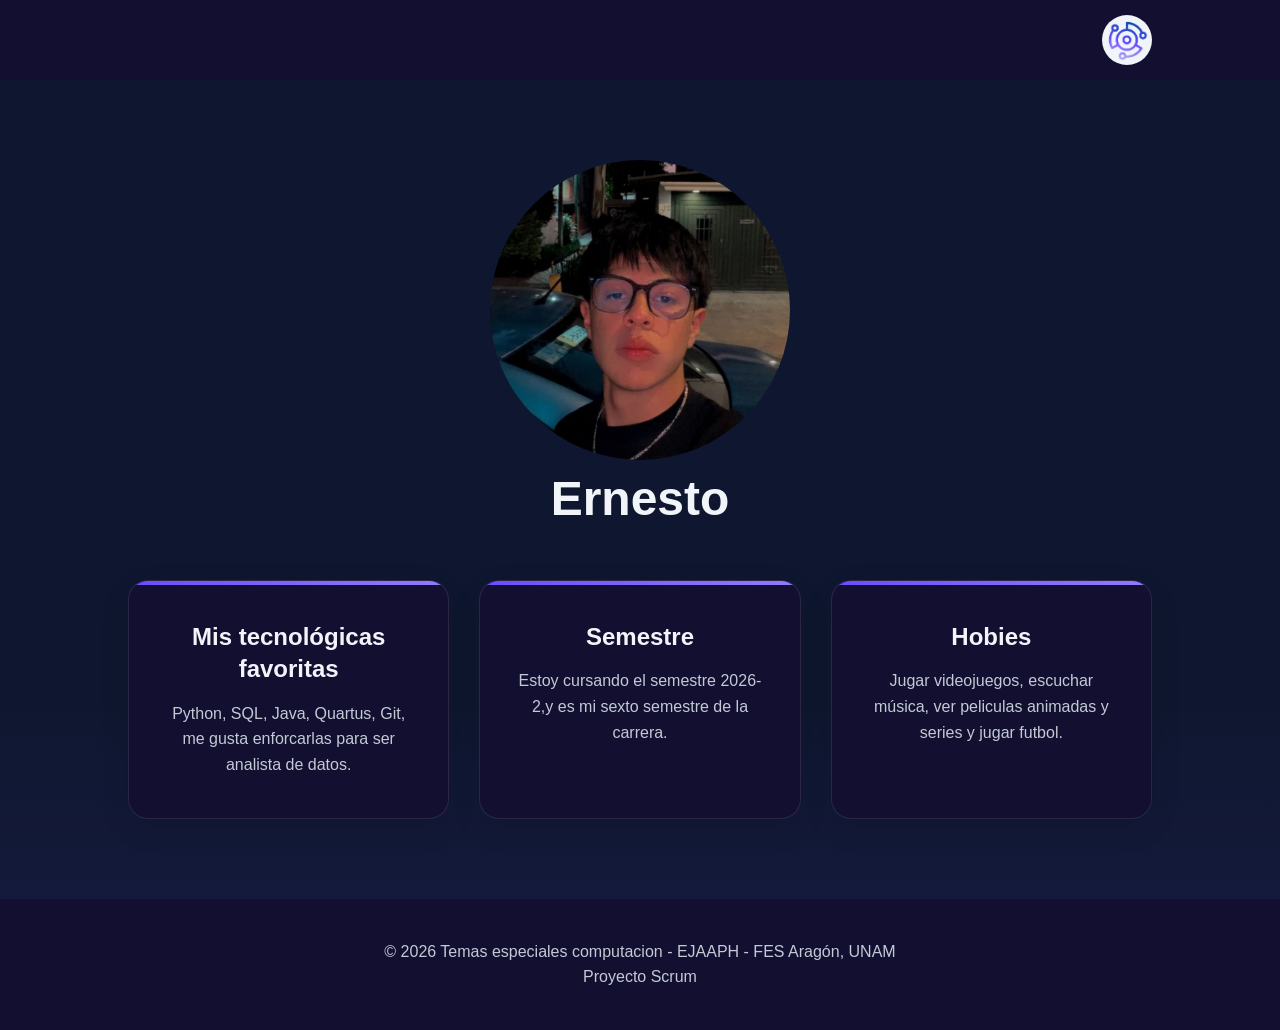
<file: apartado4/ernesto.html>
<!DOCTYPE html>
<html lang="es">

<head>
    <meta charset="UTF-8">
    <meta name="viewport" content="width=device-width, initial-scale=1.0">
    <meta name="description" content="Pagina - Perfiles de desarrolladores">
    <title>Desarrolladores</title>
    <link rel="stylesheet" href="../src/css/style.css">
</head>

<body>
    <!-- Encabezado-->
    <header class="header">

        <!-- BOTÓN HAMBURGUESA -->
        <div class="menu">
            <button id="menu-btn" class="menu-btn">
                <span></span>
                <span></span>
                <span></span>
            </button>

            <nav id="menu-panel" class="menu-panel">
                <ul>
                    <li><a href="../index.html">Inicio</a></li>
                    <li><a href="../apartado1.html">Teoría Básica IS</a></li>
                    <li><a href="../apartado2.html">Patrones</a></li>
                    <li><a href="../apartado3.html">Scrum</a></li>
                    <li><a href="../apartado4.html">Desarrolladores</a></li>
                </ul>
            </nav>
        </div>

        <div class="header-right">
            <img src="../src/image/logo.png" class="logo" alt="EJAAPH Logo">
        </div>
    </header>

    <!-- Diseño final de pagina personal -->
    <section class="perfil-completo">

        <img src="../src/image/ernesto.jpeg" alt="Ernesto" class="foto-perfil">

        <h2>Ernesto</h2>

        <div class="grid-datos">
            <div class="card">
                <h3>Mis tecnológicas favoritas</h3>
                <p> Python, SQL, Java, Quartus, Git, me gusta enforcarlas para ser analista de datos.
                </p>
            </div>
            <div class="card">
                <h3>Semestre</h3>
                <p>Estoy cursando el semestre 2026-2,y es mi sexto semestre de la carrera.</p>
            </div>
            <div class="card">
                <h3>Hobies</h3>
                <p>Jugar videojuegos, escuchar música, ver peliculas animadas y series y jugar futbol.</p>
            </div>
        </div>
    </section>

    <footer>
        <p>&copy; 2026 Temas especiales computacion - EJAAPH - FES Aragón, UNAM</p>
        <p>Proyecto Scrum</p>
    </footer>

    <!-- Parte de script-->
    <script src="../src/js/menu.js"></script>

</body>

</html>
</file>
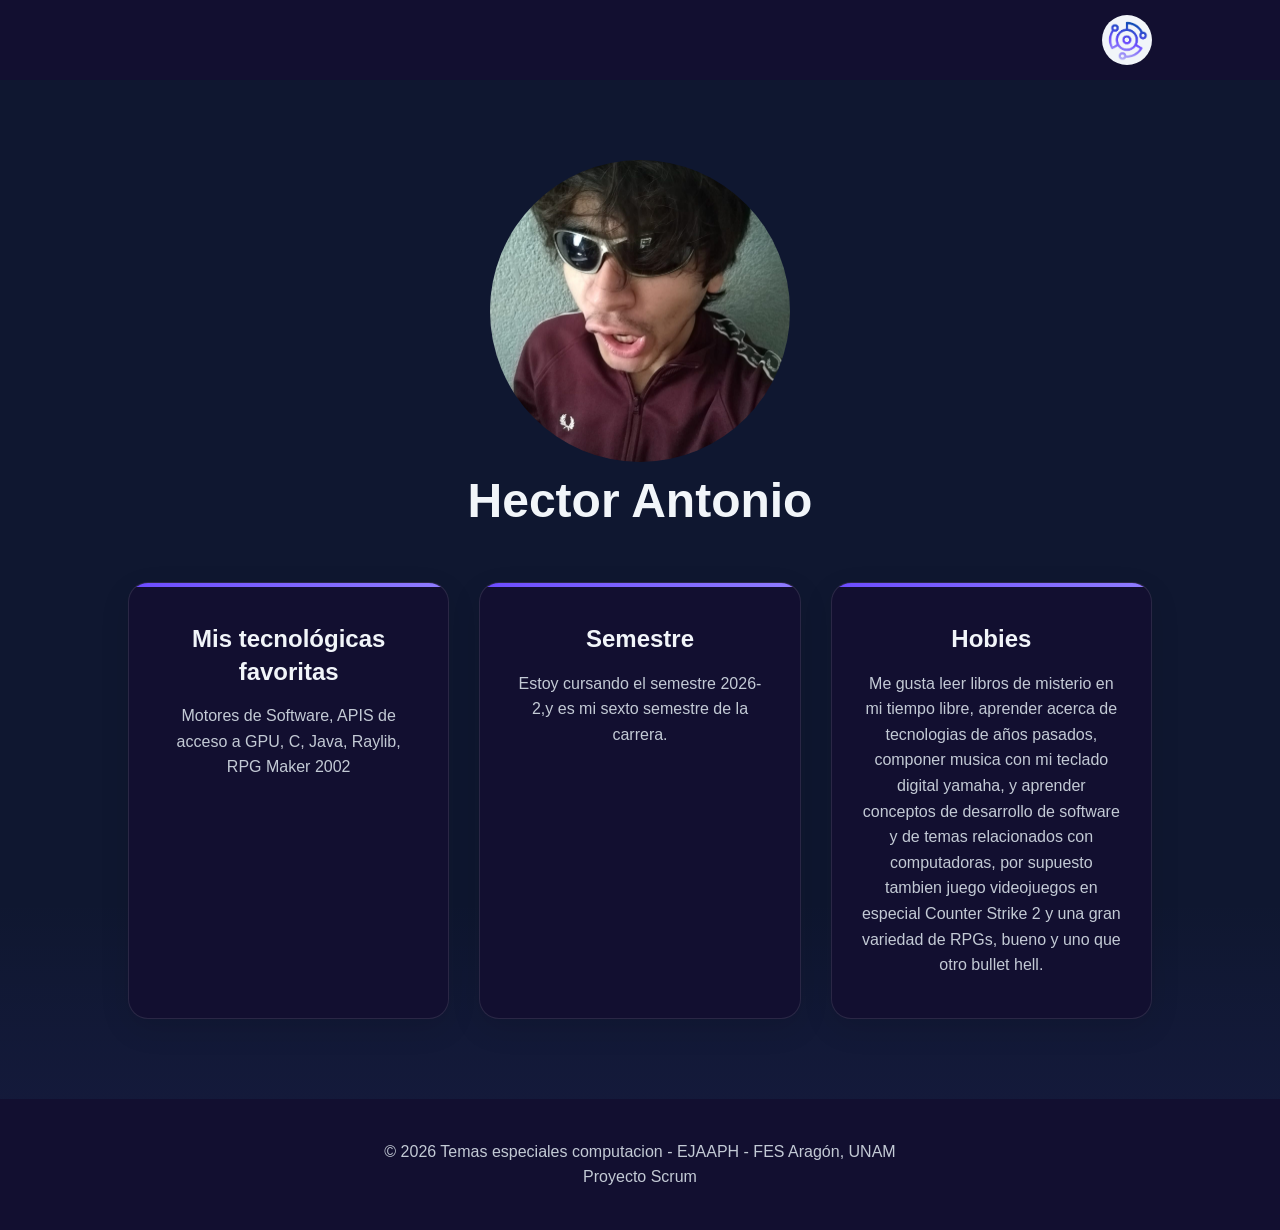
<file: apartado4/hector.html>
<!DOCTYPE html>
<html lang="es">

<head>
    <meta charset="UTF-8">
    <meta name="viewport" content="width=device-width, initial-scale=1.0">
    <meta name="description" content="Pagina - Perfiles de desarrolladores">
    <title>Desarrolladores</title>
    <link rel="stylesheet" href="../src/css/style.css">
</head>

<body>
    <!-- Encabezado-->
    <header class="header">

        <!-- BOTÓN HAMBURGUESA -->
        <div class="menu">
            <button id="menu-btn" class="menu-btn">
                <span></span>
                <span></span>
                <span></span>
            </button>

            <nav id="menu-panel" class="menu-panel">
                <ul>
                    <li><a href="../index.html">Inicio</a></li>
                    <li><a href="../apartado1.html">Teoría Básica IS</a></li>
                    <li><a href="../apartado2.html">Patrones</a></li>
                    <li><a href="../apartado3.html">Scrum</a></li>
                    <li><a href="../apartado4.html">Desarrolladores</a></li>
                </ul>
            </nav>
        </div>

        <div class="header-right">
            <img src="../src/image/logo.png" class="logo" alt="EJAAPH Logo">
        </div>
    </header>

    <!-- Diseño final de pagina personal -->
    <section class="perfil-completo">

        <img src="../src/image/hector.jpeg" alt="Hector" class="foto-perfil">

        <h2>Hector Antonio</h2>

        <div class="grid-datos">
            <div class="card">
                <h3>Mis tecnológicas favoritas</h3>
                <p>Motores de Software, APIS de acceso a GPU, C, Java, Raylib, RPG Maker 2002</p>
            </div>
            <div class="card">
                <h3>Semestre</h3>
                <p>Estoy cursando el semestre 2026-2,y es mi sexto semestre de la carrera.</p>
            </div>
            <div class="card">
                <h3>Hobies</h3>
                <p>Me gusta leer libros de misterio en mi tiempo libre, aprender acerca de tecnologias de años pasados,
                    componer musica con mi teclado digital yamaha,
                    y aprender conceptos de desarrollo de software y de temas relacionados con computadoras,
                    por supuesto tambien juego videojuegos en especial Counter Strike 2 y una gran variedad de RPGs,
                    bueno y uno que otro bullet hell.
                </p>
            </div>
        </div>
    </section>

    <footer>
        <p>&copy; 2026 Temas especiales computacion - EJAAPH - FES Aragón, UNAM</p>
        <p>Proyecto Scrum</p>
    </footer>

    <!-- Parte de script-->
    <script src="../src/js/menu.js"></script>

</body>

</html>
</file>
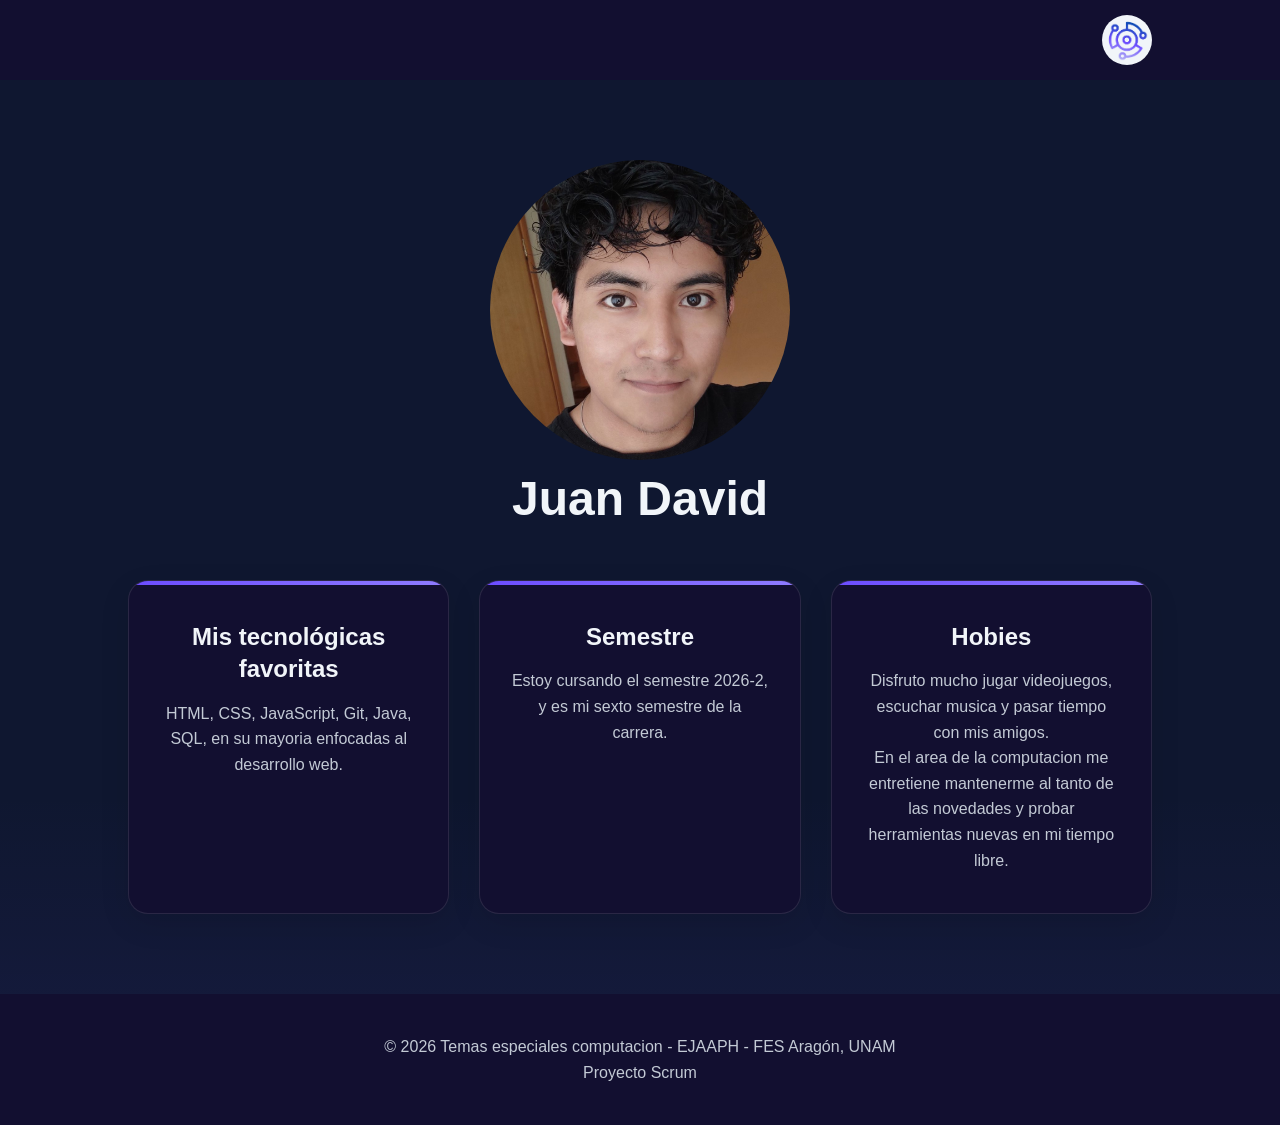
<file: apartado4/juan.html>
<!DOCTYPE html>
<html lang="es">

<head>
    <meta charset="UTF-8">
    <meta name="viewport" content="width=device-width, initial-scale=1.0">
    <meta name="description" content="Pagina - Perfiles de desarrolladores">
    <title>Desarrolladores</title>
    <link rel="stylesheet" href="../src/css/style.css">
</head>

<body>
    <!-- Encabezado-->
    <header class="header">

        <!-- BOTÓN HAMBURGUESA -->
        <div class="menu">
            <button id="menu-btn" class="menu-btn">
                <span></span>
                <span></span>
                <span></span>
            </button>

            <nav id="menu-panel" class="menu-panel">
                <ul>
                    <li><a href="../index.html">Inicio</a></li>
                    <li><a href="../apartado1.html">Teoría Básica IS</a></li>
                    <li><a href="../apartado2.html">Patrones</a></li>
                    <li><a href="../apartado3.html">Scrum</a></li>
                    <li><a href="../apartado4.html">Desarrolladores</a></li>
                </ul>
            </nav>
        </div>

        <div class="header-right">
            <img src="../src/image/logo.png" class="logo" alt="EJAAPH Logo">
        </div>
    </header>

    <!-- Diseño final de pagina personal -->
    <section class="perfil-completo">

        <img src="../src/image/juan.jpeg" alt="Juan" class="foto-perfil">

        <h2>Juan David</h2>

        <div class="grid-datos">
            <div class="card">
                <h3>Mis tecnológicas favoritas</h3>
                <p> HTML, CSS, JavaScript, Git, Java, SQL, en su mayoria enfocadas al desarrollo web.
                </p>
            </div>
            <div class="card">
                <h3>Semestre</h3>
                <p>Estoy cursando el semestre 2026-2, y es mi sexto semestre de la carrera.</p>
            </div>
            <div class="card">
                <h3>Hobies</h3>
                <p>Disfruto mucho jugar videojuegos, escuchar musica y pasar tiempo con mis amigos.</p>
                <p>En el area de la computacion me entretiene mantenerme al tanto de las novedades y probar herramientas
                    nuevas en mi tiempo libre.</p>
            </div>
        </div>
    </section>

    <footer>
        <p>&copy; 2026 Temas especiales computacion - EJAAPH - FES Aragón, UNAM</p>
        <p>Proyecto Scrum</p>
    </footer>

    <!-- Parte de script-->
    <script src="../src/js/menu.js"></script>

</body>

</html>
</file>
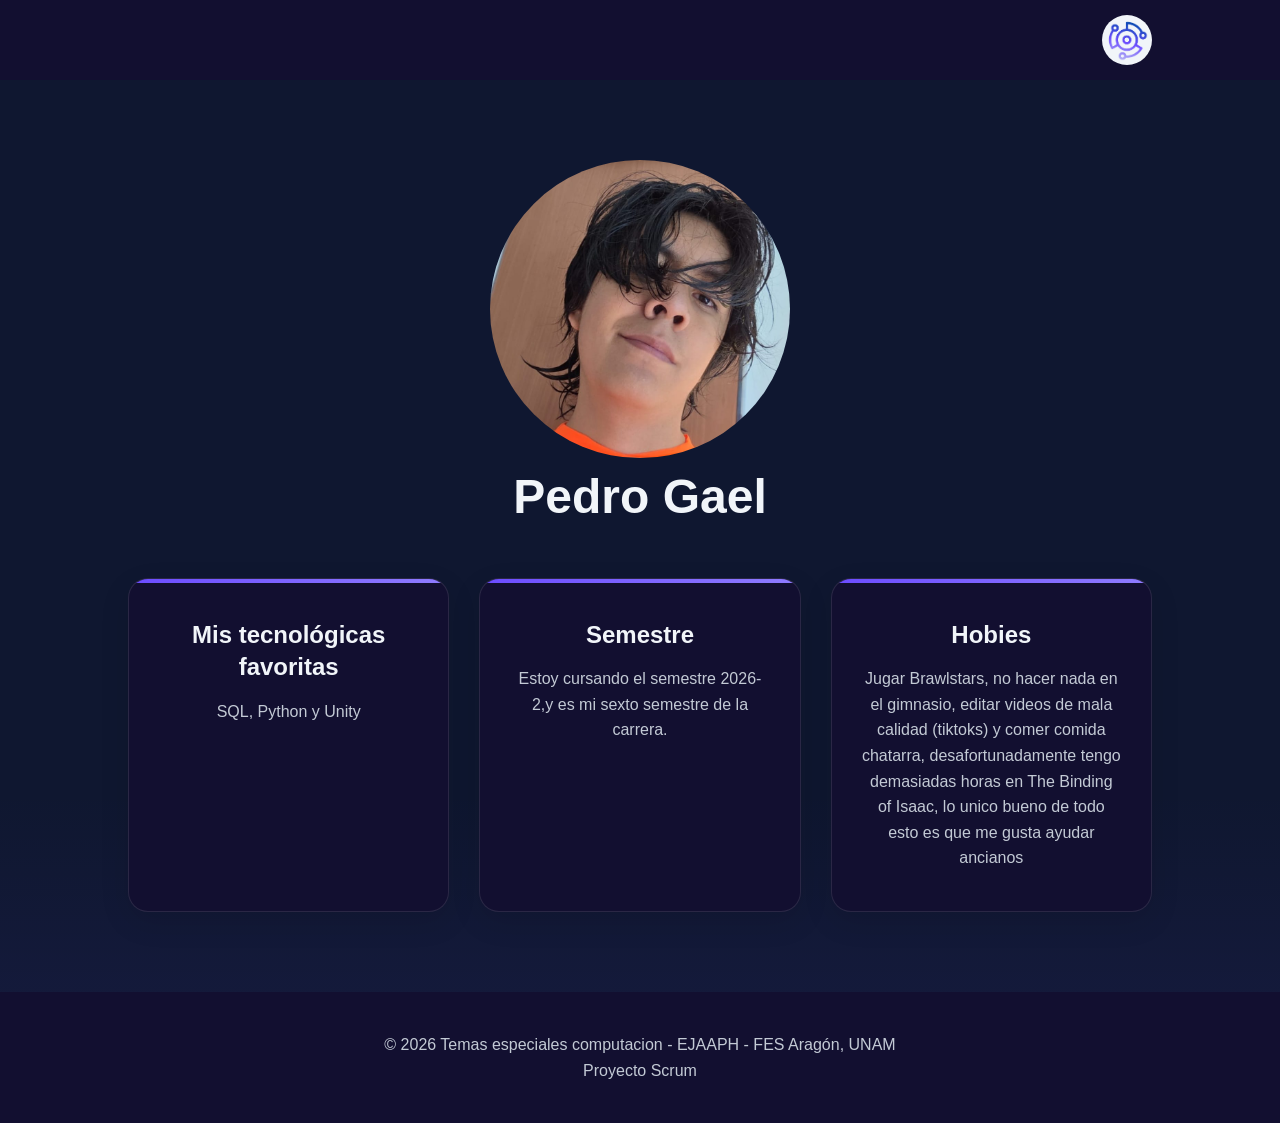
<file: apartado4/pedro.html>
<!DOCTYPE html>
<html lang="es">

<head>
    <meta charset="UTF-8">
    <meta name="viewport" content="width=device-width, initial-scale=1.0">
    <meta name="description" content="Pagina - Perfiles de desarrolladores">
    <title>Desarrolladores</title>
    <link rel="stylesheet" href="../src/css/style.css">
</head>

<body>
    <!-- Encabezado-->
    <header class="header">

        <!-- BOTÓN HAMBURGUESA -->
        <div class="menu">
            <button id="menu-btn" class="menu-btn">
                <span></span>
                <span></span>
                <span></span>
            </button>

            <nav id="menu-panel" class="menu-panel">
                <ul>
                    <li><a href="../index.html">Inicio</a></li>
                    <li><a href="../apartado1.html">Teoría Básica IS</a></li>
                    <li><a href="../apartado2.html">Patrones</a></li>
                    <li><a href="../apartado3.html">Scrum</a></li>
                    <li><a href="../apartado4.html">Desarrolladores</a></li>
                </ul>
            </nav>
        </div>

        <div class="header-right">
            <img src="../src/image/logo.png" class="logo" alt="EJAAPH Logo">
        </div>
    </header>

    <!-- Diseño final de pagina personal -->
    <section class="perfil-completo">

        <img src="../src/image/pedro.jpeg" alt="Pedro" class="foto-perfil">

        <h2>Pedro Gael</h2>

        <div class="grid-datos">
            <div class="card">
                <h3>Mis tecnológicas favoritas</h3>
                <p>SQL, Python y Unity</p>
            </div>
            <div class="card">
                <h3>Semestre</h3>
                <p>Estoy cursando el semestre 2026-2,y es mi sexto semestre de la carrera.</p>
            </div>
            <div class="card">
                <h3>Hobies</h3>
                <p>Jugar Brawlstars, no hacer nada en el gimnasio, editar videos de mala calidad (tiktoks)
                    y comer comida chatarra, desafortunadamente tengo demasiadas horas en The Binding of Isaac,
                    lo unico bueno de todo esto es que me gusta ayudar ancianos </p>
            </div>
        </div>
    </section>

    <footer>
        <p>&copy; 2026 Temas especiales computacion - EJAAPH - FES Aragón, UNAM</p>
        <p>Proyecto Scrum</p>
    </footer>

    <!-- Parte de script-->
    <script src="../src/js/menu.js"></script>

</body>

</html>
</file>
<file: src/css/style.css>
/* Paleta de colores */
:root {
    --principal: #F1F5F9;
    /* Texto principal claro */
    --acento: #6C4CFF;
    /* Morado tecnológico */
    --acento-hover: #8F7CFF;
    /* Morado claro */
    --oscuro: #131d3a;
    /* Azul oscuro para tarjetas */
    --blanco: #F1F5F9;
    --fondo-gris-suave: #121A33;
    --texto-gris: #C3CAD5;
    --texto-principal: #F1F5F9;
    --texto-secundario: #C3CAD5;
    --fondo-body: #0A0F1F;
    /* Azul muy oscuro */
    --fondo-header: rgba(18, 15, 48);
    /* Semi-transparente */
    --fondo-cards: rgb(18, 15, 48);
    --fondo-seccion-alt: #0F1730;
    --border-color: rgba(255, 255, 255, 0.1);

    /* Fuentes */
    --fuente-titulos: 'Space Grotesk', sans-serif;
    --fuente-texto: 'Inter', sans-serif;
}

* {
    box-sizing: border-box;
    margin: 0;
    padding: 0;
}

html {
    scroll-behavior: smooth;
    /* Navegación fluida  */
}

/* H1 — Título principal */
h1 {
    font-family: var(--fuente-titulos);
    font-weight: 700;
    font-size: 48px;
    line-height: 1.2;
}

/* H2 — Títulos de sección */
h2 {
    font-family: var(--fuente-titulos);
    font-weight: 600;
    font-size: 36px;
    line-height: 1.3;
}

/* H3 — Subtítulos */
h3 {
    font-family: var(--fuente-titulos);
    font-weight: 600;
    font-size: 28px;
    line-height: 1.35;
}

/* Body — Texto principal */
p {
    font-family: var(--fuente-texto);
    font-weight: 400;
    font-size: 16px;
    line-height: 1.6;
}

/* HEADER */
.header {
    position: relative;
    z-index: 1000;
    display: flex;
    justify-content: space-between;
    align-items: center;
    padding: 15px 10%;
    background-color: var(--fondo-header);
}

/* BOTÓN HAMBURGUESA */
.menu-btn {
    width: 35px;
    height: 25px;
    display: flex;
    flex-direction: column;
    justify-content: space-between;
    background: none;
    border: none;
    cursor: pointer;
}

.menu-btn span {
    display: block;
    height: 4px;
    background: var(--texto-principal);
    border-radius: 2px;
    transition: all 0.4s ease;
}

/* ANIMACIÓN A "X" */
.menu-btn.active span:nth-child(1) {
    transform: rotate(45deg) translate(5px, 5px);
}

.menu-btn.active span:nth-child(2) {
    opacity: 0;
}

.menu-btn.active span:nth-child(3) {
    transform: rotate(-45deg) translate(6px, -6px);
}

.menu-panel {
    position: absolute;
    z-index: 2000;
    top: 70px;
    left: 10%;
    background: var(--fondo-cards);
    border-radius: 15px;
    padding: 20px;
    min-width: 200px;
    box-shadow: 0 15px 30px rgba(0, 0, 0, 0.2);
    opacity: 0;
    transform: translateY(-10px);
    pointer-events: none;
    transition: all 0.3s ease;
}

.menu-panel.active {
    opacity: 1;
    transform: translateY(0);
    pointer-events: auto;
}

.menu-panel ul {
    list-style: none;
    margin: 0;
    padding: 0;
}

.menu-panel li {
    margin: 10px 0;
}

.menu-panel a {
    text-decoration: none;
    color: var(--texto-principal);
    font-weight: 500;
    transition: 0.3s;
}

.menu-panel a:hover {
    color: var(--acento);
}

.header-right {
    display: flex;
    align-items: center;
    gap: 15px;
}

.logo {
    width: 100%;
    max-width: 50px;
    height: 100%;
    max-height: 50px;
    border-radius: 50%;
}

nav {
    display: flex;
    justify-content: space-between;
    align-items: center;
    max-width: 1400px;
    margin: 0 auto;
}

/*Cuerpo*/
body {
    font-family: var(--fuente-texto);
    font-size: 16px;
    font-weight: 400;
    line-height: 1.6;
    background-color: var(--fondo-body);
    color: var(--texto-principal);
    transition: background-color 0.3s ease, color 0.3s ease;
}

/* ============ HERO SECTION ============ */
.hero {
    height: 80vh;
    display: flex;
    flex-direction: column;
    justify-content: center;
    align-items: center;
    text-align: center;
    padding: 0 10%;
    /* Nuevo fondo: Capa oscura + Capa morado/azul + Imagen */
    background: linear-gradient(135deg,
            rgba(26, 10, 48, 0.92) 0%,
            rgba(138, 76, 255, 0.55) 100%),
        url('../image/FESARAGON.jpeg');
    background-size: cover;
    background-position: center 85%;
    /* Se movió hacia abajo para centrar mejor el letrero */
    background-attachment: fixed;
    /* Efecto Parallax para toque premium */
    position: relative;
    overflow: hidden;
}

.hero h1 {
    font-size: clamp(3rem, 8vw, 5rem);
    margin-bottom: 20px;
    background: linear-gradient(90deg, #fff, var(--acento-hover));
    -webkit-background-clip: text;
    background-clip: text;
    -webkit-text-fill-color: transparent;
}

.hero p {
    font-size: 1.2rem;
    color: var(--texto-secundario);
    max-width: 600px;
    margin-bottom: 40px;
}

.hero-btn {
    padding: 15px 40px;
    background: var(--acento);
    color: white;
    text-decoration: none;
    border-radius: 50px;
    font-weight: 600;
    transition: 0.3s;
    box-shadow: 0 10px 20px rgba(108, 76, 255, 0.3);
}

.hero-btn:hover {
    background: var(--acento-hover);
    transform: translateY(-5px);
    box-shadow: 0 15px 30px rgba(108, 76, 255, 0.4);
}

/* ============ SECCIONES (INDEX) ============ */
.secciones-grid {
    padding: 100px 10%;
    background-color: var(--fondo-seccion-alt);
}

.grid-container {
    display: grid;
    grid-template-columns: repeat(auto-fit, minmax(300px, 1fr));
    gap: 30px;
    margin-top: 50px;
}

.seccion-card {
    background: var(--fondo-cards);
    padding: 40px;
    border-radius: 24px;
    border: 1px solid var(--border-color);
    transition: all 0.4s cubic-bezier(0.175, 0.885, 0.32, 1.275);
    text-decoration: none;
    color: inherit;
    display: flex;
    flex-direction: column;
    gap: 15px;
}

.seccion-card:hover {
    transform: scale(1.05);
    border-color: var(--acento);
    box-shadow: 0 20px 40px rgba(0, 0, 0, 0.3);
}

.seccion-card .icon {
    width: 60px;
    height: 60px;
    background: rgba(108, 76, 255, 0.1);
    border-radius: 16px;
    display: flex;
    align-items: center;
    justify-content: center;
    font-size: 24px;
    color: var(--acento);
    margin-bottom: 10px;
}

.seccion-card h3 {
    font-size: 1.8rem;
    color: var(--blanco);
}

.seccion-card p {
    color: var(--texto-secundario);
    font-size: 0.95rem;
}

.seccion-titulo {
    margin: 100px 0 40px 0;
    text-align: center;
}

.seccion-titulo h2 {
    font-size: 2.8rem;
    color: var(--principal);
}

/* ==============Apartado 4 y paginas de desarrolladores ============*/
.desarrolladores {
    padding: 80px 10%;
    background-color: var(--fondo-gris-suave);
    text-align: center;
    transition: background-color 0.3s ease;
}

.desarrolladores>p {
    color: var(--texto-secundario);
    margin-bottom: 50px;
}

.grid-equipo {
    display: grid;
    grid-template-columns: repeat(auto-fit, minmax(280px, 1fr));
    gap: 40px;
    justify-items: center;
}

.desarrollador {
    background: var(--fondo-cards);
    border-radius: 20px;
    padding: 30px 20px;
    width: 100%;
    max-width: 320px;
    box-shadow: 0 10px 20px rgba(0, 0, 0, 0.05);
    transition: all 0.4s ease;
    position: relative;
    overflow: hidden;
}

/* Decoración superior sutil */
.desarrollador::before {
    content: '';
    position: absolute;
    top: 0;
    left: 0;
    width: 100%;
    height: 5px;
    background: linear-gradient(90deg, var(--principal), var(--acento));
}

/* Micro-interacción: Elevación y Sombra Cian */
.desarrollador:hover {
    transform: translateY(-15px);
    box-shadow: 0 15px 30px rgba(0, 168, 204, 0.2);
}

.team-img-wrapper {
    margin-bottom: 20px;
}


/* Imagen de perfil real */
.team-avatar img {
    width: 100%;
    height: 100%;
    border-radius: 50%;
    object-fit: cover;
}

/* Micro-interacción: Rotación del Avatar */
.desarrollador:hover .team-avatar {
    transform: scale(1.1) rotate(5deg);
}

.team-info h3 {
    color: var(--texto-principal);
    margin-bottom: 5px;
    font-size: 1.5rem;
}

.team-role {
    font-family: var(--fuente-texto);
    color: var(--acento);
    font-size: 14px;
    font-weight: 500;
    text-transform: uppercase;
    letter-spacing: 1px;
    margin-bottom: 15px;
}

.team-info p {
    font-size: 0.95rem;
    color: var(--texto-secundario);
    margin-bottom: 20px;
    line-height: 1.5;
}

/* Animación de los enlaces ocultos */
.perfil-link {
    display: flex;
    justify-content: center;
    gap: 15px;
    opacity: 0;
    transform: translateY(20px);
    /* Empieza un poco abajo */
    transition: all 0.4s ease;
}

/* Los enlaces aparecen suavemente al hacer hover */
.desarrollador:hover .perfil-link {
    opacity: 1;
    transform: translateY(0);
}

.perfil-btn {
    font-family: var(--fuente-texto);
    text-decoration: none;
    color: var(--blanco);
    font-weight: 500;
    font-size: 14px;
    line-height: 1.4;
    padding: 8px 18px;
    border: 1px solid #ddd;
    border-radius: 20px;
    transition: all 0.3s;
}

.perfil-btn:hover {
    background-color: var(--acento);
    color: var(--blanco);
    border-color: var(--acento);
}

/* ------ Diseño para pagina personañ------ */
.perfil-completo {
    padding: 80px 10%;
    text-align: center;
    background-color: var(--fondo-seccion-alt);
    transition: background-color 0.3s ease;
    position: relative;
}

/* Efecto de gradiente sutil en el fondo */
.perfil-completo::before {
    content: '';
    position: absolute;
    bottom: 0;
    left: 0;
    right: 0;
    height: 200px;
    background: linear-gradient(to bottom, transparent, rgba(108, 76, 255, 0.05));
    pointer-events: none;
}

.perfil-completo h2 {
    color: var(--principal);
    margin-bottom: 20px;
    font-size: 3rem;
}

.perfil-completo>p {
    color: var(--texto-secundario);
    margin-bottom: 50px;
    font-size: 1.2rem;
}

.grid-datos {
    display: grid;
    grid-template-columns: repeat(auto-fit, minmax(280px, 1fr));
    gap: 30px;
    margin-top: 50px;
    position: relative;
}

.card {
    background: var(--fondo-cards);
    padding: 40px 30px;
    border-radius: 20px;
    box-shadow: 0 10px 30px rgba(0, 0, 0, 0.1);
    transition: all 0.4s ease;
    border: 1px solid var(--border-color);
    position: relative;
    overflow: hidden;
}

.card::before {
    content: '';
    position: absolute;
    top: 0;
    left: 0;
    width: 100%;
    height: 4px;
    background: linear-gradient(90deg, var(--acento), var(--acento-hover));
}

.card:hover {
    transform: translateY(-15px);
    box-shadow: 0 20px 50px rgba(108, 76, 255, 0.2);
    border-color: var(--acento);
}

.card h3 {
    color: var(--principal);
    margin-bottom: 15px;
    font-size: 1.5rem;
}

.card p {
    color: var(--texto-secundario);
    line-height: 1.6;
}

.foto-perfil {
    width: 100%;
    max-width: 300px;
    height: auto;
    border-radius: 50%;
}

.foto-perfil:hover {
    transform: scale(1.1) rotate(5deg);
}

/* ============ Pie de página ============ */
footer {
    background: var(--fondo-header);
    color: var(--texto-gris);
    text-align: center;
    padding: 40px 0;
    font-size: 0.8rem;
    transition: background-color 0.3s ease, color 0.3s ease;
}

/* ============ MEDIA QUERIES PARA MÓVIL ============ */
@media (max-width: 768px) {

    /* Tipografía */
    h1 {
        font-size: 32px;
    }

    h2 {
        font-size: 28px;
    }

    h3 {
        font-size: 24px;
    }

    /* Hero */
    .hero {
        background-attachment: scroll;
        /* Desactivamos el fijado en móvil para mejor rendimiento */
    }

    .hero h1 {
        font-size: 2.5rem;
    }

    .hero p {
        font-size: 1rem;
    }

    /* Ajustes de Padding general */
    .header,
    .hero,
    .secciones-grid,
    .desarrolladores,
    .perfil-completo {
        padding-left: 20px;
        padding-right: 20px;
    }

    .secciones-grid,
    .desarrolladores,
    .perfil-completo {
        padding-top: 60px;
        padding-bottom: 60px;
    }

    /* Header */
    .header-right h1 {
        display: none;
        /* Ocultamos el H1 del header en móvil para dejar espacio al logo */
    }

    .menu-panel {
        left: 20px;
        right: 20px;
        min-width: unset;
    }

    /* Grids */
    .grid-container,
    .grid-equipo,
    .grid-datos {
        gap: 20px;
    }

    .seccion-card,
    .desarrollador,
    .card {
        padding: 25px 20px;
    }

    .foto-perfil {
        max-width: 200px;
    }

    /* Perfil Completo */
    .perfil-completo h2 {
        font-size: 2.2rem;
    }

    .seccion-titulo {
        margin: 40px 0 20px 0;
    }

    .seccion-titulo h2 {
        font-size: 2rem;
    }
}
</file>
